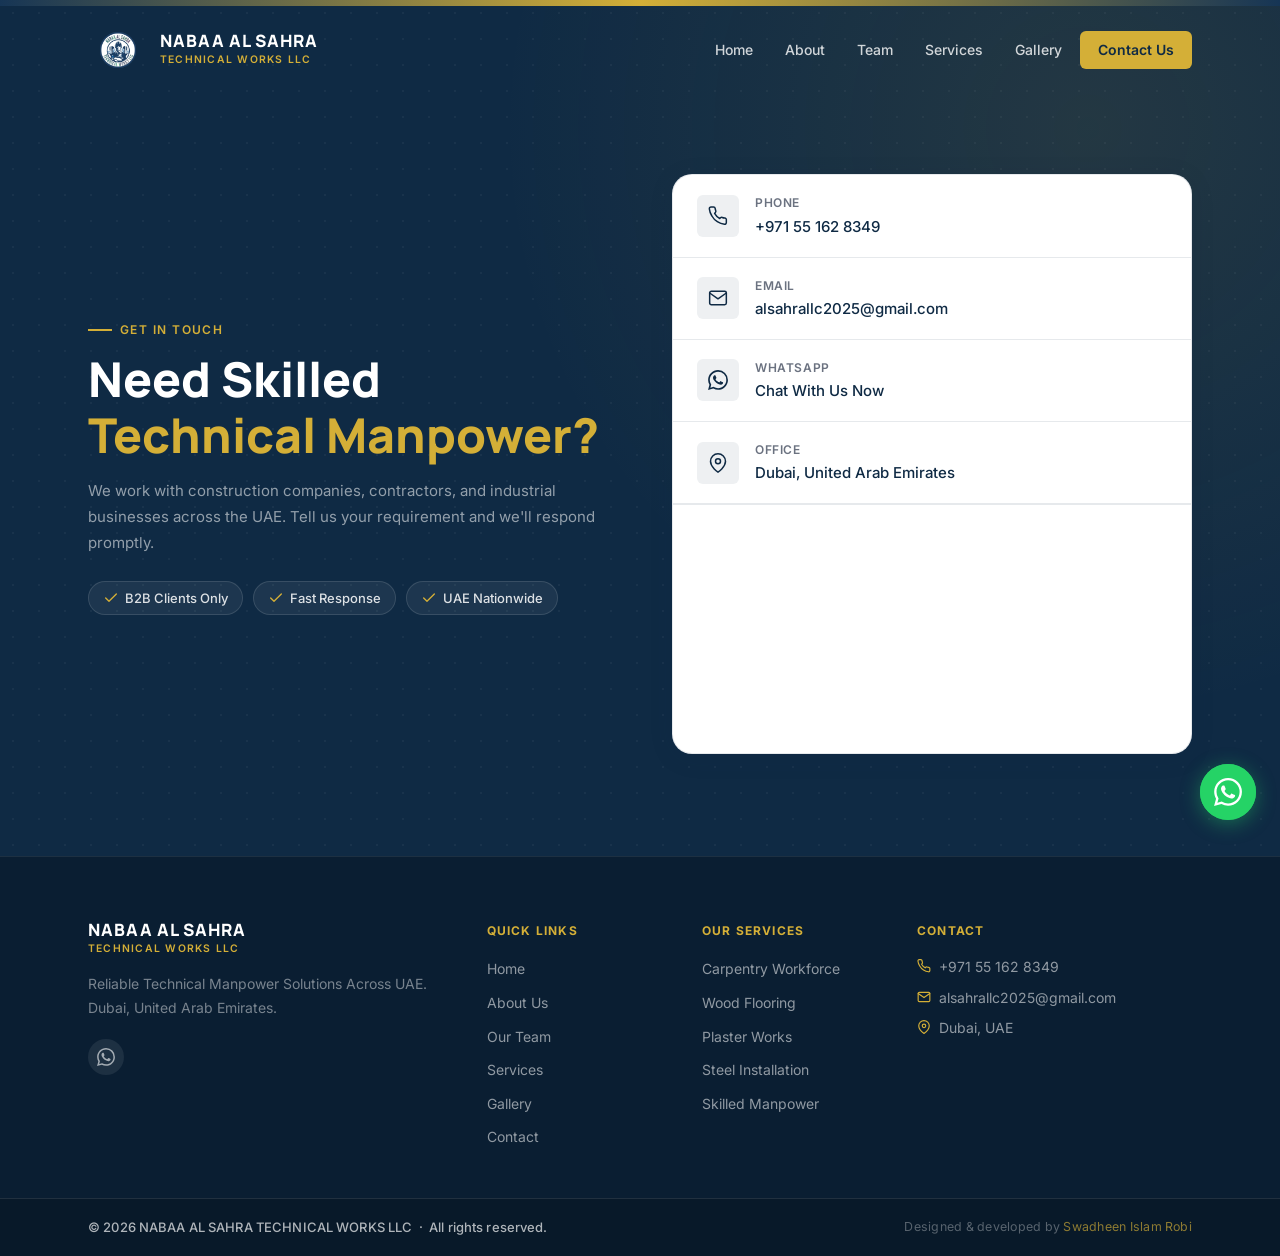
<file: contact.html>
<!DOCTYPE html>
<html lang="en">
<head>
  <meta charset="UTF-8" />
  <meta name="viewport" content="width=device-width, initial-scale=1.0" />
  <meta name="description" content="Contact NABAA AL SAHRA TECHNICAL WORKS LLC — Dubai, United Arab Emirates. Reach us by phone, WhatsApp, or email for technical manpower supply." />
  <meta name="keywords" content="contact NABAA AL SAHRA, manpower supplier Dubai contact, technical works UAE phone" />
  <meta name="robots" content="index, follow" />

  <!-- Open Graph -->
  <meta property="og:title" content="Contact Us | NABAA AL SAHRA TECHNICAL WORKS LLC" />
  <meta property="og:description" content="Reach us by phone, WhatsApp, or email for technical manpower supply across the UAE." />
  <meta property="og:type" content="website" />
  <meta property="og:image" content="assets/images/hero.jpg" />

  <title>Contact Us | NABAA AL SAHRA TECHNICAL WORKS LLC</title>

  <!-- Preconnect Google Fonts -->
  <link rel="preconnect" href="https://fonts.googleapis.com" />
  <link rel="preconnect" href="https://fonts.gstatic.com" crossorigin />
  <link href="https://fonts.googleapis.com/css2?family=Inter:wght@300;400;500;600;700;800&family=Manrope:wght@400;500;600;700;800&display=swap" rel="stylesheet" />

  <link rel="stylesheet" href="css/style.css?v=5" />

  <!-- Favicon placeholder -->
  <link rel="icon" type="image/png" href="assets/logo/favicon.png" />
</head>
<body>

  <!-- =============================
       NAVIGATION
  ============================== -->
  <header class="navbar" id="navbar">
    <div class="container navbar__inner">
      <a href="index.html#home" class="navbar__logo" aria-label="NABAA AL SAHRA home">
        <img src="assets/logo/logo.png" alt="NABAA AL SAHRA" class="logo-img"
             onerror="this.style.display='none';" />
        <div class="logo-text">
          <span class="logo-text__main">NABAA AL SAHRA</span>
          <span class="logo-text__sub">TECHNICAL WORKS LLC</span>
        </div>
      </a>

      <nav class="navbar__nav" id="navMenu" aria-label="Main navigation">
        <ul class="nav-list">
          <li><a href="index.html#home"    class="nav-link">Home</a></li>
          <li><a href="index.html#about"   class="nav-link">About</a></li>
          <li><a href="team.html"          class="nav-link">Team</a></li>
          <li><a href="services.html"      class="nav-link">Services</a></li>
          <li><a href="gallery.html"       class="nav-link">Gallery</a></li>
          <li><a href="contact.html"       class="nav-link nav-link--cta active">Contact Us</a></li>
        </ul>
      </nav>

      <button class="navbar__hamburger" id="hamburger" aria-label="Toggle menu" aria-expanded="false">
        <span></span>
        <span></span>
        <span></span>
      </button>
    </div>
  </header>

  <main>

    <!-- =============================
         CONTACT SECTION
    ============================== -->
    <section class="contact section section--dark page-top-pad" id="contact">
      <div class="container contact__inner">

        <div class="contact__cta-col reveal">
          <div class="section-label">Get In Touch</div>
          <h1 class="contact__headline">
            Need Skilled<br />
            <span class="text-gold">Technical Manpower?</span>
          </h1>
          <p class="contact__sub">
            We work with construction companies, contractors, and industrial businesses across the UAE. Tell us your requirement and we'll respond promptly.
          </p>
          <div class="contact__badges">
            <div class="contact-badge">
              <svg width="16" height="16" viewBox="0 0 24 24" fill="none" stroke="currentColor" stroke-width="2" stroke-linecap="round" stroke-linejoin="round" aria-hidden="true"><polyline points="20 6 9 17 4 12"/></svg>
              B2B Clients Only
            </div>
            <div class="contact-badge">
              <svg width="16" height="16" viewBox="0 0 24 24" fill="none" stroke="currentColor" stroke-width="2" stroke-linecap="round" stroke-linejoin="round" aria-hidden="true"><polyline points="20 6 9 17 4 12"/></svg>
              Fast Response
            </div>
            <div class="contact-badge">
              <svg width="16" height="16" viewBox="0 0 24 24" fill="none" stroke="currentColor" stroke-width="2" stroke-linecap="round" stroke-linejoin="round" aria-hidden="true"><polyline points="20 6 9 17 4 12"/></svg>
              UAE Nationwide
            </div>
          </div>
        </div>

        <div class="contact__info-col reveal reveal--delay-2">
          <div class="contact-info-card">

            <a href="tel:+971551628349" class="contact-row" aria-label="Call us">
              <div class="contact-row__icon">
                <svg width="20" height="20" viewBox="0 0 24 24" fill="none" stroke="currentColor" stroke-width="1.8" stroke-linecap="round" stroke-linejoin="round" aria-hidden="true"><path d="M22 16.92v3a2 2 0 0 1-2.18 2 19.79 19.79 0 0 1-8.63-3.07A19.5 19.5 0 0 1 4.69 12 19.79 19.79 0 0 1 1.61 3.38 2 2 0 0 1 3.6 1.18h3a2 2 0 0 1 2 1.72 12.84 12.84 0 0 0 .7 2.81 2 2 0 0 1-.45 2.11L7.91 8.9a16 16 0 0 0 6.19 6.19l.91-.91a2 2 0 0 1 2.11-.45 12.84 12.84 0 0 0 2.81.7A2 2 0 0 1 22 16.92z"/></svg>
              </div>
              <div class="contact-row__content">
                <div class="contact-row__label">Phone</div>
                <div class="contact-row__value">+971 55 162 8349</div>
              </div>
              <div class="contact-row__arrow">
                <svg width="16" height="16" viewBox="0 0 24 24" fill="none" stroke="currentColor" stroke-width="2" stroke-linecap="round" stroke-linejoin="round" aria-hidden="true"><line x1="5" y1="12" x2="19" y2="12"/><polyline points="12 5 19 12 12 19"/></svg>
              </div>
            </a>

            <a href="mailto:alsahrallc2025@gmail.com" class="contact-row" aria-label="Email us">
              <div class="contact-row__icon">
                <svg width="20" height="20" viewBox="0 0 24 24" fill="none" stroke="currentColor" stroke-width="1.8" stroke-linecap="round" stroke-linejoin="round" aria-hidden="true"><path d="M4 4h16c1.1 0 2 .9 2 2v12c0 1.1-.9 2-2 2H4c-1.1 0-2-.9-2-2V6c0-1.1.9-2 2-2z"/><polyline points="22,6 12,13 2,6"/></svg>
              </div>
              <div class="contact-row__content">
                <div class="contact-row__label">Email</div>
                <div class="contact-row__value">alsahrallc2025@gmail.com</div>
              </div>
              <div class="contact-row__arrow">
                <svg width="16" height="16" viewBox="0 0 24 24" fill="none" stroke="currentColor" stroke-width="2" stroke-linecap="round" stroke-linejoin="round" aria-hidden="true"><line x1="5" y1="12" x2="19" y2="12"/><polyline points="12 5 19 12 12 19"/></svg>
              </div>
            </a>

            <a href="https://wa.me/971551628349" target="_blank" rel="noopener" class="contact-row contact-row--whatsapp" aria-label="WhatsApp us">
              <div class="contact-row__icon">
                <svg width="20" height="20" viewBox="0 0 24 24" fill="currentColor" aria-hidden="true"><path d="M17.472 14.382c-.297-.149-1.758-.867-2.03-.967-.273-.099-.471-.148-.67.15-.197.297-.767.966-.94 1.164-.173.199-.347.223-.644.075-.297-.15-1.255-.463-2.39-1.475-.883-.788-1.48-1.761-1.653-2.059-.173-.297-.018-.458.13-.606.134-.133.298-.347.446-.52.149-.174.198-.298.298-.497.099-.198.05-.371-.025-.52-.075-.149-.669-1.612-.916-2.207-.242-.579-.487-.5-.669-.51-.173-.008-.371-.01-.57-.01-.198 0-.52.074-.792.372-.272.297-1.04 1.016-1.04 2.479 0 1.462 1.065 2.875 1.213 3.074.149.198 2.096 3.2 5.077 4.487.709.306 1.262.489 1.694.625.712.227 1.36.195 1.871.118.571-.085 1.758-.719 2.006-1.413.248-.694.248-1.289.173-1.413-.074-.124-.272-.198-.57-.347m-5.421 7.403h-.004a9.87 9.87 0 0 1-5.031-1.378l-.361-.214-3.741.982.998-3.648-.235-.374a9.86 9.86 0 0 1-1.51-5.26c.001-5.45 4.436-9.884 9.888-9.884 2.64 0 5.122 1.03 6.988 2.898a9.825 9.825 0 0 1 2.893 6.994c-.003 5.45-4.437 9.884-9.885 9.884m8.413-18.297A11.815 11.815 0 0 0 12.05 0C5.495 0 .16 5.335.157 11.892c0 2.096.547 4.142 1.588 5.945L.057 24l6.305-1.654a11.882 11.882 0 0 0 5.683 1.448h.005c6.554 0 11.89-5.335 11.893-11.893a11.821 11.821 0 0 0-3.48-8.413Z"/></svg>
              </div>
              <div class="contact-row__content">
                <div class="contact-row__label">WhatsApp</div>
                <div class="contact-row__value">Chat With Us Now</div>
              </div>
              <div class="contact-row__arrow">
                <svg width="16" height="16" viewBox="0 0 24 24" fill="none" stroke="currentColor" stroke-width="2" stroke-linecap="round" stroke-linejoin="round" aria-hidden="true"><line x1="5" y1="12" x2="19" y2="12"/><polyline points="12 5 19 12 12 19"/></svg>
              </div>
            </a>

            <div class="contact-row contact-row--nolink">
              <div class="contact-row__icon">
                <svg width="20" height="20" viewBox="0 0 24 24" fill="none" stroke="currentColor" stroke-width="1.8" stroke-linecap="round" stroke-linejoin="round" aria-hidden="true"><path d="M21 10c0 7-9 13-9 13s-9-6-9-13a9 9 0 0 1 18 0z"/><circle cx="12" cy="10" r="3"/></svg>
              </div>
              <div class="contact-row__content">
                <div class="contact-row__label">Office</div>
                <div class="contact-row__value">Dubai, United Arab Emirates</div>
              </div>
            </div>

            <div class="contact__map">
              <!-- Replace this with your actual Google Maps embed -->
              <iframe
                src="https://www.google.com/maps/embed?pb=!1m18!1m12!1m3!1d462562.6509334908!2d54.94754655!3d25.07575285!2m3!1f0!2f0!3f0!3m2!1i1024!2i768!4f13.1!3m3!1m2!1s0x3e5f43496ad9c645%3A0xbde66e5084295162!2sDubai%20-%20United%20Arab%20Emirates!5e0!3m2!1sen!2s!4v1699000000000!5m2!1sen!2s"
                width="100%"
                height="200"
                style="border:0;border-radius:8px;"
                allowfullscreen=""
                loading="lazy"
                referrerpolicy="no-referrer-when-downgrade"
                title="NABAA AL SAHRA Office Location — Dubai, UAE"
              ></iframe>
            </div>

          </div>
        </div>

      </div>
    </section>

  </main>

  <!-- =============================
       FOOTER
  ============================== -->
  <footer class="footer">
    <div class="container footer__inner">

      <div class="footer__brand">
        <div class="logo-text logo-text--light">
          <span class="logo-text__main">NABAA AL SAHRA</span>
          <span class="logo-text__sub">TECHNICAL WORKS LLC</span>
        </div>
        <p class="footer__tagline">
          Reliable Technical Manpower Solutions Across UAE.<br />
          Dubai, United Arab Emirates.
        </p>
        <div class="footer__social">
          <a href="https://wa.me/971551628349" target="_blank" rel="noopener" aria-label="WhatsApp" class="footer__social-link">
            <svg width="18" height="18" viewBox="0 0 24 24" fill="currentColor" aria-hidden="true"><path d="M17.472 14.382c-.297-.149-1.758-.867-2.03-.967-.273-.099-.471-.148-.67.15-.197.297-.767.966-.94 1.164-.173.199-.347.223-.644.075-.297-.15-1.255-.463-2.39-1.475-.883-.788-1.48-1.761-1.653-2.059-.173-.297-.018-.458.13-.606.134-.133.298-.347.446-.52.149-.174.198-.298.298-.497.099-.198.05-.371-.025-.52-.075-.149-.669-1.612-.916-2.207-.242-.579-.487-.5-.669-.51-.173-.008-.371-.01-.57-.01-.198 0-.52.074-.792.372-.272.297-1.04 1.016-1.04 2.479 0 1.462 1.065 2.875 1.213 3.074.149.198 2.096 3.2 5.077 4.487.709.306 1.262.489 1.694.625.712.227 1.36.195 1.871.118.571-.085 1.758-.719 2.006-1.413.248-.694.248-1.289.173-1.413-.074-.124-.272-.198-.57-.347m-5.421 7.403h-.004a9.87 9.87 0 0 1-5.031-1.378l-.361-.214-3.741.982.998-3.648-.235-.374a9.86 9.86 0 0 1-1.51-5.26c.001-5.45 4.436-9.884 9.888-9.884 2.64 0 5.122 1.03 6.988 2.898a9.825 9.825 0 0 1 2.893 6.994c-.003 5.45-4.437 9.884-9.885 9.884m8.413-18.297A11.815 11.815 0 0 0 12.05 0C5.495 0 .16 5.335.157 11.892c0 2.096.547 4.142 1.588 5.945L.057 24l6.305-1.654a11.882 11.882 0 0 0 5.683 1.448h.005c6.554 0 11.89-5.335 11.893-11.893a11.821 11.821 0 0 0-3.48-8.413Z"/></svg>
          </a>
        </div>
      </div>

      <div class="footer__links-col">
        <h4 class="footer__col-title">Quick Links</h4>
        <ul class="footer__links">
          <li><a href="index.html#home">Home</a></li>
          <li><a href="index.html#about">About Us</a></li>
          <li><a href="team.html">Our Team</a></li>
          <li><a href="services.html">Services</a></li>
          <li><a href="gallery.html">Gallery</a></li>
          <li><a href="contact.html">Contact</a></li>
        </ul>
      </div>

      <div class="footer__links-col">
        <h4 class="footer__col-title">Our Services</h4>
        <ul class="footer__links">
          <li><a href="services.html">Carpentry Workforce</a></li>
          <li><a href="services.html">Wood Flooring</a></li>
          <li><a href="services.html">Plaster Works</a></li>
          <li><a href="services.html">Steel Installation</a></li>
          <li><a href="services.html">Skilled Manpower</a></li>
        </ul>
      </div>

      <div class="footer__links-col">
        <h4 class="footer__col-title">Contact</h4>
        <ul class="footer__links footer__links--contact">
          <li>
            <svg width="14" height="14" viewBox="0 0 24 24" fill="none" stroke="currentColor" stroke-width="2" stroke-linecap="round" stroke-linejoin="round" aria-hidden="true"><path d="M22 16.92v3a2 2 0 0 1-2.18 2 19.79 19.79 0 0 1-8.63-3.07A19.5 19.5 0 0 1 4.69 12 19.79 19.79 0 0 1 1.61 3.38 2 2 0 0 1 3.6 1.18h3a2 2 0 0 1 2 1.72 12.84 12.84 0 0 0 .7 2.81 2 2 0 0 1-.45 2.11L7.91 8.9a16 16 0 0 0 6.19 6.19l.91-.91a2 2 0 0 1 2.11-.45 12.84 12.84 0 0 0 2.81.7A2 2 0 0 1 22 16.92z"/></svg>
            <a href="tel:+971551628349">+971 55 162 8349</a>
          </li>
          <li>
            <svg width="14" height="14" viewBox="0 0 24 24" fill="none" stroke="currentColor" stroke-width="2" stroke-linecap="round" stroke-linejoin="round" aria-hidden="true"><path d="M4 4h16c1.1 0 2 .9 2 2v12c0 1.1-.9 2-2 2H4c-1.1 0-2-.9-2-2V6c0-1.1.9-2 2-2z"/><polyline points="22,6 12,13 2,6"/></svg>
            <a href="mailto:alsahrallc2025@gmail.com">alsahrallc2025@gmail.com</a>
          </li>
          <li>
            <svg width="14" height="14" viewBox="0 0 24 24" fill="none" stroke="currentColor" stroke-width="2" stroke-linecap="round" stroke-linejoin="round" aria-hidden="true"><path d="M21 10c0 7-9 13-9 13s-9-6-9-13a9 9 0 0 1 18 0z"/><circle cx="12" cy="10" r="3"/></svg>
            Dubai, UAE
          </li>
        </ul>
      </div>

    </div>

    <div class="footer__bottom">
      <div class="container footer__bottom-bar">
        <p class="footer__copyright">
          &copy; <span id="year"></span> NABAA AL SAHRA TECHNICAL WORKS LLC &nbsp;&middot;&nbsp; All rights reserved.
        </p>
        <p class="footer__credit">
          Designed &amp; developed by
          <a href="https://github.com/swadheen01" target="_blank" rel="noopener">Swadheen Islam Robi</a>
        </p>
      </div>
    </div>
  </footer>

  <!-- Floating WhatsApp Button -->
  <a href="https://wa.me/971551628349" target="_blank" rel="noopener" class="whatsapp-float" aria-label="Chat on WhatsApp">
    <svg width="28" height="28" viewBox="0 0 24 24" fill="currentColor" aria-hidden="true"><path d="M17.472 14.382c-.297-.149-1.758-.867-2.03-.967-.273-.099-.471-.148-.67.15-.197.297-.767.966-.94 1.164-.173.199-.347.223-.644.075-.297-.15-1.255-.463-2.39-1.475-.883-.788-1.48-1.761-1.653-2.059-.173-.297-.018-.458.13-.606.134-.133.298-.347.446-.52.149-.174.198-.298.298-.497.099-.198.05-.371-.025-.52-.075-.149-.669-1.612-.916-2.207-.242-.579-.487-.5-.669-.51-.173-.008-.371-.01-.57-.01-.198 0-.52.074-.792.372-.272.297-1.04 1.016-1.04 2.479 0 1.462 1.065 2.875 1.213 3.074.149.198 2.096 3.2 5.077 4.487.709.306 1.262.489 1.694.625.712.227 1.36.195 1.871.118.571-.085 1.758-.719 2.006-1.413.248-.694.248-1.289.173-1.413-.074-.124-.272-.198-.57-.347m-5.421 7.403h-.004a9.87 9.87 0 0 1-5.031-1.378l-.361-.214-3.741.982.998-3.648-.235-.374a9.86 9.86 0 0 1-1.51-5.26c.001-5.45 4.436-9.884 9.888-9.884 2.64 0 5.122 1.03 6.988 2.898a9.825 9.825 0 0 1 2.893 6.994c-.003 5.45-4.437 9.884-9.885 9.884m8.413-18.297A11.815 11.815 0 0 0 12.05 0C5.495 0 .16 5.335.157 11.892c0 2.096.547 4.142 1.588 5.945L.057 24l6.305-1.654a11.882 11.882 0 0 0 5.683 1.448h.005c6.554 0 11.89-5.335 11.893-11.893a11.821 11.821 0 0 0-3.48-8.413Z"/></svg>
    <span class="whatsapp-float__pulse"></span>
  </a>

  <!-- Back to Top -->
  <button class="back-to-top" id="backToTop" aria-label="Back to top">
    <svg width="20" height="20" viewBox="0 0 24 24" fill="none" stroke="currentColor" stroke-width="2.5" stroke-linecap="round" stroke-linejoin="round" aria-hidden="true"><polyline points="18 15 12 9 6 15"/></svg>
  </button>

  <script src="js/script.js?v=5" defer></script>
</body>
</html>
</file>
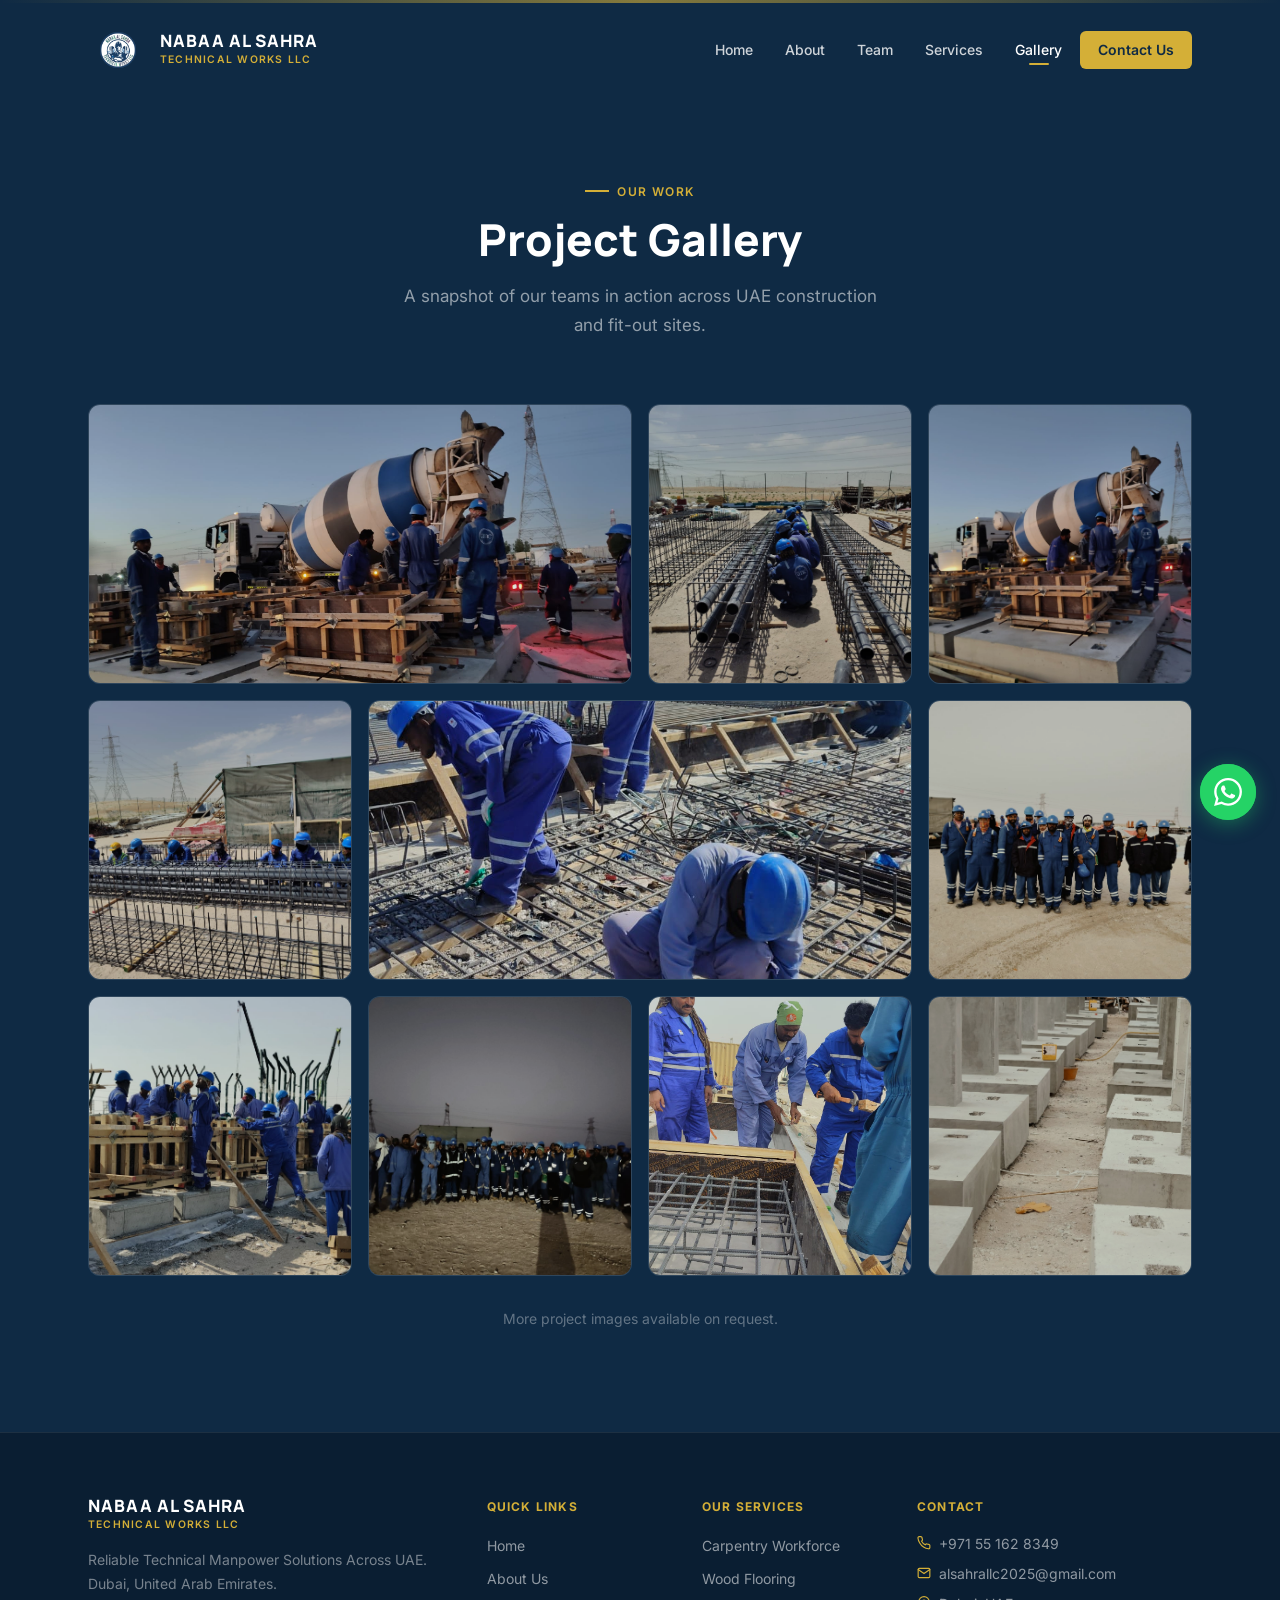
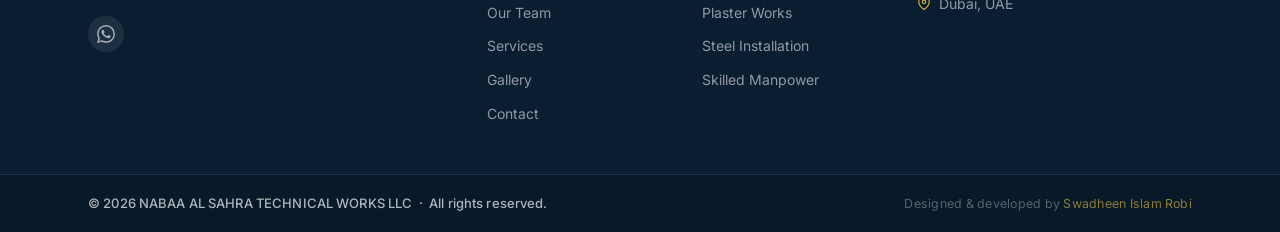
<file: gallery.html>
<!DOCTYPE html>
<html lang="en">
<head>
  <meta charset="UTF-8" />
  <meta name="viewport" content="width=device-width, initial-scale=1.0" />
  <meta name="description" content="NABAA AL SAHRA TECHNICAL WORKS LLC — Project Gallery. A look at our manpower teams in action across UAE construction sites." />
  <meta name="keywords" content="project gallery, construction manpower UAE, technical works projects Dubai" />
  <meta name="robots" content="index, follow" />

  <!-- Open Graph -->
  <meta property="og:title" content="Project Gallery | NABAA AL SAHRA TECHNICAL WORKS LLC" />
  <meta property="og:description" content="A look at our manpower teams in action across UAE construction sites." />
  <meta property="og:type" content="website" />
  <meta property="og:image" content="assets/images/hero.jpg" />

  <title>Project Gallery | NABAA AL SAHRA TECHNICAL WORKS LLC</title>

  <!-- Preconnect Google Fonts -->
  <link rel="preconnect" href="https://fonts.googleapis.com" />
  <link rel="preconnect" href="https://fonts.gstatic.com" crossorigin />
  <link href="https://fonts.googleapis.com/css2?family=Inter:wght@300;400;500;600;700;800&family=Manrope:wght@400;500;600;700;800&display=swap" rel="stylesheet" />

  <link rel="stylesheet" href="css/style.css?v=5" />

  <!-- Favicon placeholder -->
  <link rel="icon" type="image/png" href="assets/logo/favicon.png" />
</head>
<body>

  <!-- =============================
       NAVIGATION
  ============================== -->
  <header class="navbar" id="navbar">
    <div class="container navbar__inner">
      <a href="index.html#home" class="navbar__logo" aria-label="NABAA AL SAHRA home">
        <img src="assets/logo/logo.png" alt="NABAA AL SAHRA" class="logo-img"
             onerror="this.style.display='none';" />
        <div class="logo-text">
          <span class="logo-text__main">NABAA AL SAHRA</span>
          <span class="logo-text__sub">TECHNICAL WORKS LLC</span>
        </div>
      </a>

      <nav class="navbar__nav" id="navMenu" aria-label="Main navigation">
        <ul class="nav-list">
          <li><a href="index.html#home"    class="nav-link">Home</a></li>
          <li><a href="index.html#about"   class="nav-link">About</a></li>
          <li><a href="team.html"          class="nav-link">Team</a></li>
          <li><a href="services.html"      class="nav-link">Services</a></li>
          <li><a href="gallery.html"       class="nav-link active">Gallery</a></li>
          <li><a href="contact.html"       class="nav-link nav-link--cta">Contact Us</a></li>
        </ul>
      </nav>

      <button class="navbar__hamburger" id="hamburger" aria-label="Toggle menu" aria-expanded="false">
        <span></span>
        <span></span>
        <span></span>
      </button>
    </div>
  </header>

  <main>

    <!-- =============================
         GALLERY SECTION
    ============================== -->
    <section class="gallery section section--dark page-top-pad" id="gallery">
      <div class="container">
        <div class="section-header">
          <div class="section-label section-label--light reveal">Our Work</div>
          <h1 class="section-title section-title--light reveal reveal--delay-1">Project Gallery</h1>
          <p class="section-desc section-desc--light reveal reveal--delay-2">
            A snapshot of our teams in action across UAE construction<br class="desktop-only" />
            and fit-out sites.
          </p>
        </div>

        <div class="gallery__grid">

          <div class="gallery-item gallery-item--large reveal">
            <img src="assets/images/gallery/project_work_1.jpeg" alt="Project work" loading="lazy" />
            <div class="gallery-item__overlay">
              <span class="gallery-item__label">Project Work</span>
            </div>
          </div>

          <div class="gallery-item reveal reveal--delay-1">
            <img src="assets/images/gallery/project_work_2.jpeg" alt="Project work" loading="lazy" />
            <div class="gallery-item__overlay">
              <span class="gallery-item__label">Project Work</span>
            </div>
          </div>

          <div class="gallery-item reveal reveal--delay-2">
            <img src="assets/images/gallery/project_work_3.jpeg" alt="Project work" loading="lazy" />
            <div class="gallery-item__overlay">
              <span class="gallery-item__label">Project Work</span>
            </div>
          </div>

          <div class="gallery-item reveal reveal--delay-3">
            <img src="assets/images/gallery/project_work_4.jpeg" alt="Project work" loading="lazy" />
            <div class="gallery-item__overlay">
              <span class="gallery-item__label">Project Work</span>
            </div>
          </div>

          <div class="gallery-item gallery-item--large reveal reveal--delay-2">
            <img src="assets/images/gallery/project_work_5.jpeg" alt="Project work" loading="lazy" />
            <div class="gallery-item__overlay">
              <span class="gallery-item__label">Project Work</span>
            </div>
          </div>

          <div class="gallery-item reveal reveal--delay-3">
            <img src="assets/images/gallery/project_work_6.jpeg" alt="Project work" loading="lazy" />
            <div class="gallery-item__overlay">
              <span class="gallery-item__label">Project Work</span>
            </div>
          </div>

          <div class="gallery-item reveal">
            <img src="assets/images/gallery/project_work_7.jpeg" alt="Project work" loading="lazy" />
            <div class="gallery-item__overlay">
              <span class="gallery-item__label">Project Work</span>
            </div>
          </div>

          <div class="gallery-item reveal reveal--delay-1">
            <img src="assets/images/gallery/project_work_8.jpeg" alt="Project work" loading="lazy" />
            <div class="gallery-item__overlay">
              <span class="gallery-item__label">Project Work</span>
            </div>
          </div>

          <div class="gallery-item reveal reveal--delay-2">
            <img src="assets/images/gallery/project_work_9.jpeg" alt="Project work" loading="lazy" />
            <div class="gallery-item__overlay">
              <span class="gallery-item__label">Project Work</span>
            </div>
          </div>

          <div class="gallery-item reveal reveal--delay-3">
            <img src="assets/images/gallery/project_work_10.jpeg" alt="Project work" loading="lazy" />
            <div class="gallery-item__overlay">
              <span class="gallery-item__label">Project Work</span>
            </div>
          </div>

        </div>

        <p class="gallery__note reveal">
          More project images available on request.
        </p>
      </div>
    </section>

  </main>

  <!-- =============================
       FOOTER
  ============================== -->
  <footer class="footer">
    <div class="container footer__inner">

      <div class="footer__brand">
        <div class="logo-text logo-text--light">
          <span class="logo-text__main">NABAA AL SAHRA</span>
          <span class="logo-text__sub">TECHNICAL WORKS LLC</span>
        </div>
        <p class="footer__tagline">
          Reliable Technical Manpower Solutions Across UAE.<br />
          Dubai, United Arab Emirates.
        </p>
        <div class="footer__social">
          <a href="https://wa.me/971551628349" target="_blank" rel="noopener" aria-label="WhatsApp" class="footer__social-link">
            <svg width="18" height="18" viewBox="0 0 24 24" fill="currentColor" aria-hidden="true"><path d="M17.472 14.382c-.297-.149-1.758-.867-2.03-.967-.273-.099-.471-.148-.67.15-.197.297-.767.966-.94 1.164-.173.199-.347.223-.644.075-.297-.15-1.255-.463-2.39-1.475-.883-.788-1.48-1.761-1.653-2.059-.173-.297-.018-.458.13-.606.134-.133.298-.347.446-.52.149-.174.198-.298.298-.497.099-.198.05-.371-.025-.52-.075-.149-.669-1.612-.916-2.207-.242-.579-.487-.5-.669-.51-.173-.008-.371-.01-.57-.01-.198 0-.52.074-.792.372-.272.297-1.04 1.016-1.04 2.479 0 1.462 1.065 2.875 1.213 3.074.149.198 2.096 3.2 5.077 4.487.709.306 1.262.489 1.694.625.712.227 1.36.195 1.871.118.571-.085 1.758-.719 2.006-1.413.248-.694.248-1.289.173-1.413-.074-.124-.272-.198-.57-.347m-5.421 7.403h-.004a9.87 9.87 0 0 1-5.031-1.378l-.361-.214-3.741.982.998-3.648-.235-.374a9.86 9.86 0 0 1-1.51-5.26c.001-5.45 4.436-9.884 9.888-9.884 2.64 0 5.122 1.03 6.988 2.898a9.825 9.825 0 0 1 2.893 6.994c-.003 5.45-4.437 9.884-9.885 9.884m8.413-18.297A11.815 11.815 0 0 0 12.05 0C5.495 0 .16 5.335.157 11.892c0 2.096.547 4.142 1.588 5.945L.057 24l6.305-1.654a11.882 11.882 0 0 0 5.683 1.448h.005c6.554 0 11.89-5.335 11.893-11.893a11.821 11.821 0 0 0-3.48-8.413Z"/></svg>
          </a>
        </div>
      </div>

      <div class="footer__links-col">
        <h4 class="footer__col-title">Quick Links</h4>
        <ul class="footer__links">
          <li><a href="index.html#home">Home</a></li>
          <li><a href="index.html#about">About Us</a></li>
          <li><a href="team.html">Our Team</a></li>
          <li><a href="services.html">Services</a></li>
          <li><a href="gallery.html">Gallery</a></li>
          <li><a href="contact.html">Contact</a></li>
        </ul>
      </div>

      <div class="footer__links-col">
        <h4 class="footer__col-title">Our Services</h4>
        <ul class="footer__links">
          <li><a href="services.html">Carpentry Workforce</a></li>
          <li><a href="services.html">Wood Flooring</a></li>
          <li><a href="services.html">Plaster Works</a></li>
          <li><a href="services.html">Steel Installation</a></li>
          <li><a href="services.html">Skilled Manpower</a></li>
        </ul>
      </div>

      <div class="footer__links-col">
        <h4 class="footer__col-title">Contact</h4>
        <ul class="footer__links footer__links--contact">
          <li>
            <svg width="14" height="14" viewBox="0 0 24 24" fill="none" stroke="currentColor" stroke-width="2" stroke-linecap="round" stroke-linejoin="round" aria-hidden="true"><path d="M22 16.92v3a2 2 0 0 1-2.18 2 19.79 19.79 0 0 1-8.63-3.07A19.5 19.5 0 0 1 4.69 12 19.79 19.79 0 0 1 1.61 3.38 2 2 0 0 1 3.6 1.18h3a2 2 0 0 1 2 1.72 12.84 12.84 0 0 0 .7 2.81 2 2 0 0 1-.45 2.11L7.91 8.9a16 16 0 0 0 6.19 6.19l.91-.91a2 2 0 0 1 2.11-.45 12.84 12.84 0 0 0 2.81.7A2 2 0 0 1 22 16.92z"/></svg>
            <a href="tel:+971551628349">+971 55 162 8349</a>
          </li>
          <li>
            <svg width="14" height="14" viewBox="0 0 24 24" fill="none" stroke="currentColor" stroke-width="2" stroke-linecap="round" stroke-linejoin="round" aria-hidden="true"><path d="M4 4h16c1.1 0 2 .9 2 2v12c0 1.1-.9 2-2 2H4c-1.1 0-2-.9-2-2V6c0-1.1.9-2 2-2z"/><polyline points="22,6 12,13 2,6"/></svg>
            <a href="mailto:alsahrallc2025@gmail.com">alsahrallc2025@gmail.com</a>
          </li>
          <li>
            <svg width="14" height="14" viewBox="0 0 24 24" fill="none" stroke="currentColor" stroke-width="2" stroke-linecap="round" stroke-linejoin="round" aria-hidden="true"><path d="M21 10c0 7-9 13-9 13s-9-6-9-13a9 9 0 0 1 18 0z"/><circle cx="12" cy="10" r="3"/></svg>
            Dubai, UAE
          </li>
        </ul>
      </div>

    </div>

    <div class="footer__bottom">
      <div class="container footer__bottom-bar">
        <p class="footer__copyright">
          &copy; <span id="year"></span> NABAA AL SAHRA TECHNICAL WORKS LLC &nbsp;&middot;&nbsp; All rights reserved.
        </p>
        <p class="footer__credit">
          Designed &amp; developed by
          <a href="https://github.com/swadheen01" target="_blank" rel="noopener">Swadheen Islam Robi</a>
        </p>
      </div>
    </div>
  </footer>

  <!-- Floating WhatsApp Button -->
  <a href="https://wa.me/971551628349" target="_blank" rel="noopener" class="whatsapp-float" aria-label="Chat on WhatsApp">
    <svg width="28" height="28" viewBox="0 0 24 24" fill="currentColor" aria-hidden="true"><path d="M17.472 14.382c-.297-.149-1.758-.867-2.03-.967-.273-.099-.471-.148-.67.15-.197.297-.767.966-.94 1.164-.173.199-.347.223-.644.075-.297-.15-1.255-.463-2.39-1.475-.883-.788-1.48-1.761-1.653-2.059-.173-.297-.018-.458.13-.606.134-.133.298-.347.446-.52.149-.174.198-.298.298-.497.099-.198.05-.371-.025-.52-.075-.149-.669-1.612-.916-2.207-.242-.579-.487-.5-.669-.51-.173-.008-.371-.01-.57-.01-.198 0-.52.074-.792.372-.272.297-1.04 1.016-1.04 2.479 0 1.462 1.065 2.875 1.213 3.074.149.198 2.096 3.2 5.077 4.487.709.306 1.262.489 1.694.625.712.227 1.36.195 1.871.118.571-.085 1.758-.719 2.006-1.413.248-.694.248-1.289.173-1.413-.074-.124-.272-.198-.57-.347m-5.421 7.403h-.004a9.87 9.87 0 0 1-5.031-1.378l-.361-.214-3.741.982.998-3.648-.235-.374a9.86 9.86 0 0 1-1.51-5.26c.001-5.45 4.436-9.884 9.888-9.884 2.64 0 5.122 1.03 6.988 2.898a9.825 9.825 0 0 1 2.893 6.994c-.003 5.45-4.437 9.884-9.885 9.884m8.413-18.297A11.815 11.815 0 0 0 12.05 0C5.495 0 .16 5.335.157 11.892c0 2.096.547 4.142 1.588 5.945L.057 24l6.305-1.654a11.882 11.882 0 0 0 5.683 1.448h.005c6.554 0 11.89-5.335 11.893-11.893a11.821 11.821 0 0 0-3.48-8.413Z"/></svg>
    <span class="whatsapp-float__pulse"></span>
  </a>

  <!-- Back to Top -->
  <button class="back-to-top" id="backToTop" aria-label="Back to top">
    <svg width="20" height="20" viewBox="0 0 24 24" fill="none" stroke="currentColor" stroke-width="2.5" stroke-linecap="round" stroke-linejoin="round" aria-hidden="true"><polyline points="18 15 12 9 6 15"/></svg>
  </button>

  <script src="js/script.js?v=5" defer></script>
</body>
</html>
</file>
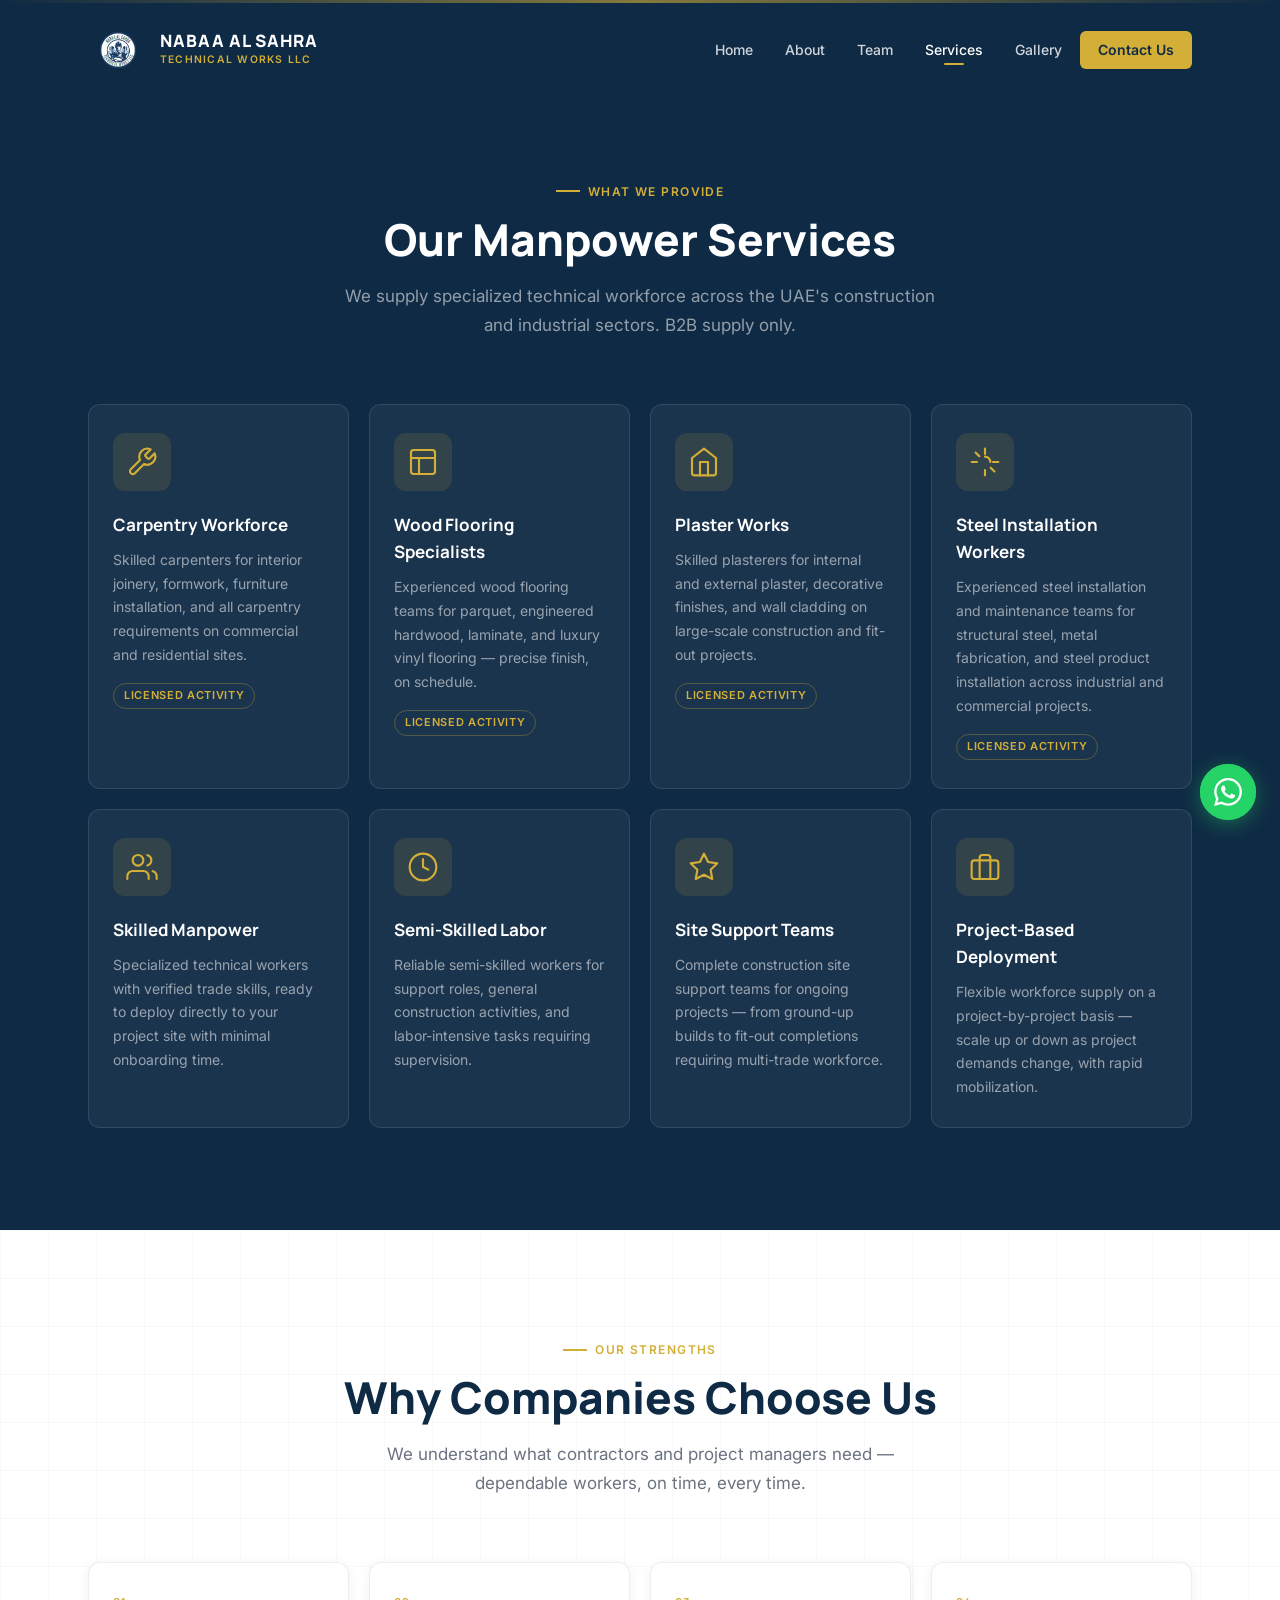
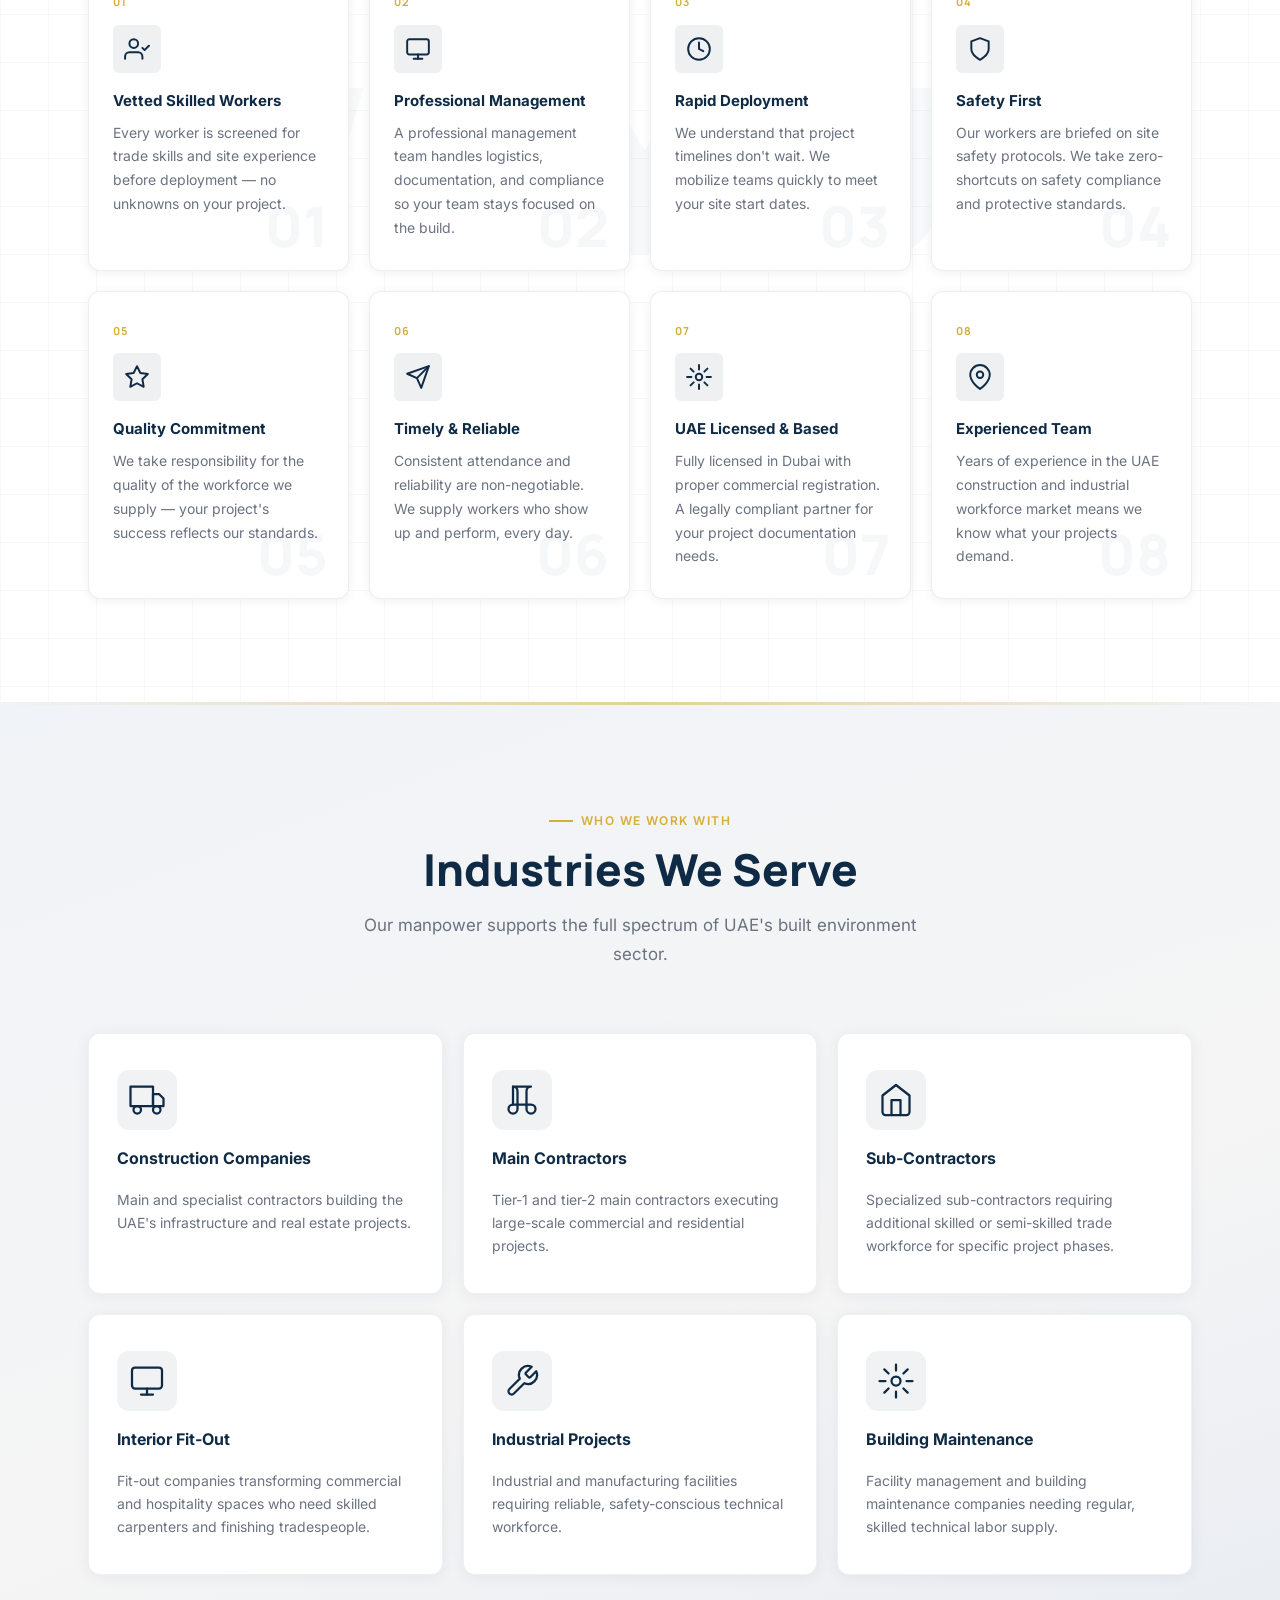
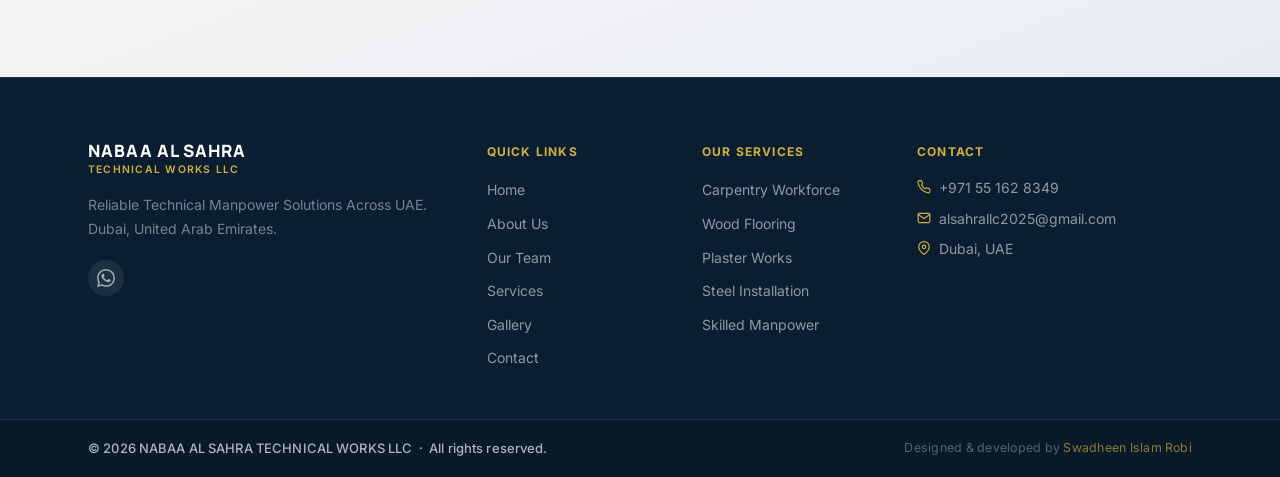
<file: services.html>
<!DOCTYPE html>
<html lang="en">
<head>
  <meta charset="UTF-8" />
  <meta name="viewport" content="width=device-width, initial-scale=1.0" />
  <meta name="description" content="NABAA AL SAHRA TECHNICAL WORKS LLC — Technical manpower services: carpentry, wood flooring, plaster works, steel installation, and more across the UAE." />
  <meta name="keywords" content="technical manpower UAE, carpentry workers Dubai, plaster workers UAE, construction manpower, steel installation workers, skilled labor Dubai" />
  <meta name="robots" content="index, follow" />

  <!-- Open Graph -->
  <meta property="og:title" content="Our Services | NABAA AL SAHRA TECHNICAL WORKS LLC" />
  <meta property="og:description" content="Specialized technical workforce across the UAE's construction and industrial sectors." />
  <meta property="og:type" content="website" />
  <meta property="og:image" content="assets/images/hero.jpg" />

  <title>Our Services | NABAA AL SAHRA TECHNICAL WORKS LLC</title>

  <!-- Preconnect Google Fonts -->
  <link rel="preconnect" href="https://fonts.googleapis.com" />
  <link rel="preconnect" href="https://fonts.gstatic.com" crossorigin />
  <link href="https://fonts.googleapis.com/css2?family=Inter:wght@300;400;500;600;700;800&family=Manrope:wght@400;500;600;700;800&display=swap" rel="stylesheet" />

  <link rel="stylesheet" href="css/style.css?v=5" />

  <!-- Favicon placeholder -->
  <link rel="icon" type="image/png" href="assets/logo/favicon.png" />
</head>
<body>

  <!-- =============================
       NAVIGATION
  ============================== -->
  <header class="navbar" id="navbar">
    <div class="container navbar__inner">
      <a href="index.html#home" class="navbar__logo" aria-label="NABAA AL SAHRA home">
        <img src="assets/logo/logo.png" alt="NABAA AL SAHRA" class="logo-img"
             onerror="this.style.display='none';" />
        <div class="logo-text">
          <span class="logo-text__main">NABAA AL SAHRA</span>
          <span class="logo-text__sub">TECHNICAL WORKS LLC</span>
        </div>
      </a>

      <nav class="navbar__nav" id="navMenu" aria-label="Main navigation">
        <ul class="nav-list">
          <li><a href="index.html#home"    class="nav-link">Home</a></li>
          <li><a href="index.html#about"   class="nav-link">About</a></li>
          <li><a href="team.html"          class="nav-link">Team</a></li>
          <li><a href="services.html"      class="nav-link active">Services</a></li>
          <li><a href="gallery.html"       class="nav-link">Gallery</a></li>
          <li><a href="contact.html"       class="nav-link nav-link--cta">Contact Us</a></li>
        </ul>
      </nav>

      <button class="navbar__hamburger" id="hamburger" aria-label="Toggle menu" aria-expanded="false">
        <span></span>
        <span></span>
        <span></span>
      </button>
    </div>
  </header>

  <main>

    <!-- =============================
         SERVICES SECTION
    ============================== -->
    <section class="services section section--dark page-top-pad" id="services">
      <div class="container">
        <div class="section-header">
          <div class="section-label section-label--light reveal">What We Provide</div>
          <h1 class="section-title section-title--light reveal reveal--delay-1">Our Manpower Services</h1>
          <p class="section-desc section-desc--light reveal reveal--delay-2">
            We supply specialized technical workforce across the UAE's construction<br class="desktop-only" />
            and industrial sectors. B2B supply only.
          </p>
        </div>

        <div class="services__grid">

          <div class="service-card reveal">
            <div class="service-card__icon">
              <svg width="32" height="32" viewBox="0 0 24 24" fill="none" stroke="currentColor" stroke-width="1.6" stroke-linecap="round" stroke-linejoin="round" aria-hidden="true"><path d="M14.7 6.3a1 1 0 0 0 0 1.4l1.6 1.6a1 1 0 0 0 1.4 0l3.77-3.77a6 6 0 0 1-7.94 7.94l-6.91 6.91a2.12 2.12 0 0 1-3-3l6.91-6.91a6 6 0 0 1 7.94-7.94l-3.76 3.76z"/></svg>
            </div>
            <h3 class="service-card__title">Carpentry Workforce</h3>
            <p class="service-card__desc">Skilled carpenters for interior joinery, formwork, furniture installation, and all carpentry requirements on commercial and residential sites.</p>
            <div class="service-card__tag">Licensed Activity</div>
          </div>

          <div class="service-card reveal reveal--delay-1">
            <div class="service-card__icon">
              <svg width="32" height="32" viewBox="0 0 24 24" fill="none" stroke="currentColor" stroke-width="1.6" stroke-linecap="round" stroke-linejoin="round" aria-hidden="true"><rect x="3" y="3" width="18" height="18" rx="2"/><path d="M3 9h18M9 21V9"/></svg>
            </div>
            <h3 class="service-card__title">Wood Flooring Specialists</h3>
            <p class="service-card__desc">Experienced wood flooring teams for parquet, engineered hardwood, laminate, and luxury vinyl flooring — precise finish, on schedule.</p>
            <div class="service-card__tag">Licensed Activity</div>
          </div>

          <div class="service-card reveal reveal--delay-2">
            <div class="service-card__icon">
              <svg width="32" height="32" viewBox="0 0 24 24" fill="none" stroke="currentColor" stroke-width="1.6" stroke-linecap="round" stroke-linejoin="round" aria-hidden="true"><path d="M3 9l9-7 9 7v11a2 2 0 0 1-2 2H5a2 2 0 0 1-2-2z"/><polyline points="9 22 9 12 15 12 15 22"/></svg>
            </div>
            <h3 class="service-card__title">Plaster Works</h3>
            <p class="service-card__desc">Skilled plasterers for internal and external plaster, decorative finishes, and wall cladding on large-scale construction and fit-out projects.</p>
            <div class="service-card__tag">Licensed Activity</div>
          </div>

          <div class="service-card reveal reveal--delay-3">
            <div class="service-card__icon">
              <svg width="32" height="32" viewBox="0 0 24 24" fill="none" stroke="currentColor" stroke-width="1.6" stroke-linecap="round" stroke-linejoin="round" aria-hidden="true"><line x1="12" y1="2" x2="12" y2="6"/><line x1="12" y1="18" x2="12" y2="22"/><line x1="4.93" y1="4.93" x2="7.76" y2="7.76"/><line x1="16.24" y1="16.24" x2="19.07" y2="19.07"/><line x1="2" y1="12" x2="6" y2="12"/><line x1="18" y1="12" x2="22" y2="12"/><path d="M12 8a4 4 0 0 1 4 4"/></svg>
            </div>
            <h3 class="service-card__title">Steel Installation Workers</h3>
            <p class="service-card__desc">Experienced steel installation and maintenance teams for structural steel, metal fabrication, and steel product installation across industrial and commercial projects.</p>
            <div class="service-card__tag">Licensed Activity</div>
          </div>

          <div class="service-card reveal">
            <div class="service-card__icon">
              <svg width="32" height="32" viewBox="0 0 24 24" fill="none" stroke="currentColor" stroke-width="1.6" stroke-linecap="round" stroke-linejoin="round" aria-hidden="true"><path d="M17 21v-2a4 4 0 0 0-4-4H5a4 4 0 0 0-4 4v2"/><circle cx="9" cy="7" r="4"/><path d="M23 21v-2a4 4 0 0 0-3-3.87"/><path d="M16 3.13a4 4 0 0 1 0 7.75"/></svg>
            </div>
            <h3 class="service-card__title">Skilled Manpower</h3>
            <p class="service-card__desc">Specialized technical workers with verified trade skills, ready to deploy directly to your project site with minimal onboarding time.</p>
          </div>

          <div class="service-card reveal reveal--delay-1">
            <div class="service-card__icon">
              <svg width="32" height="32" viewBox="0 0 24 24" fill="none" stroke="currentColor" stroke-width="1.6" stroke-linecap="round" stroke-linejoin="round" aria-hidden="true"><circle cx="12" cy="12" r="10"/><polyline points="12 6 12 12 16 14"/></svg>
            </div>
            <h3 class="service-card__title">Semi-Skilled Labor</h3>
            <p class="service-card__desc">Reliable semi-skilled workers for support roles, general construction activities, and labor-intensive tasks requiring supervision.</p>
          </div>

          <div class="service-card reveal reveal--delay-2">
            <div class="service-card__icon">
              <svg width="32" height="32" viewBox="0 0 24 24" fill="none" stroke="currentColor" stroke-width="1.6" stroke-linecap="round" stroke-linejoin="round" aria-hidden="true"><polygon points="12 2 15.09 8.26 22 9.27 17 14.14 18.18 21.02 12 17.77 5.82 21.02 7 14.14 2 9.27 8.91 8.26 12 2"/></svg>
            </div>
            <h3 class="service-card__title">Site Support Teams</h3>
            <p class="service-card__desc">Complete construction site support teams for ongoing projects — from ground-up builds to fit-out completions requiring multi-trade workforce.</p>
          </div>

          <div class="service-card reveal reveal--delay-3">
            <div class="service-card__icon">
              <svg width="32" height="32" viewBox="0 0 24 24" fill="none" stroke="currentColor" stroke-width="1.6" stroke-linecap="round" stroke-linejoin="round" aria-hidden="true"><rect x="2" y="7" width="20" height="14" rx="2"/><path d="M16 21V5a2 2 0 0 0-2-2h-4a2 2 0 0 0-2 2v16"/></svg>
            </div>
            <h3 class="service-card__title">Project-Based Deployment</h3>
            <p class="service-card__desc">Flexible workforce supply on a project-by-project basis — scale up or down as project demands change, with rapid mobilization.</p>
          </div>

        </div>
      </div>
    </section>

    <!-- =============================
         WHY CHOOSE US
    ============================== -->
    <section class="why section" id="why">
      <div class="container">
        <div class="section-header">
          <div class="section-label reveal">Our Strengths</div>
          <h2 class="section-title reveal reveal--delay-1">Why Companies Choose Us</h2>
          <p class="section-desc reveal reveal--delay-2">
            We understand what contractors and project managers need —<br class="desktop-only" />
            dependable workers, on time, every time.
          </p>
        </div>

        <div class="why__grid">

          <div class="why-card reveal" data-num="01">
            <div class="why-card__number">01</div>
            <div class="why-card__icon">
              <svg width="26" height="26" viewBox="0 0 24 24" fill="none" stroke="currentColor" stroke-width="1.8" stroke-linecap="round" stroke-linejoin="round" aria-hidden="true"><path d="M17 21v-2a4 4 0 0 0-4-4H5a4 4 0 0 0-4 4v2"/><circle cx="9" cy="7" r="4"/><polyline points="17 11 19 13 23 9"/></svg>
            </div>
            <h3 class="why-card__title">Vetted Skilled Workers</h3>
            <p class="why-card__desc">Every worker is screened for trade skills and site experience before deployment — no unknowns on your project.</p>
          </div>

          <div class="why-card reveal reveal--delay-1" data-num="02">
            <div class="why-card__number">02</div>
            <div class="why-card__icon">
              <svg width="26" height="26" viewBox="0 0 24 24" fill="none" stroke="currentColor" stroke-width="1.8" stroke-linecap="round" stroke-linejoin="round" aria-hidden="true"><rect x="2" y="3" width="20" height="14" rx="2"/><line x1="8" y1="21" x2="16" y2="21"/><line x1="12" y1="17" x2="12" y2="21"/></svg>
            </div>
            <h3 class="why-card__title">Professional Management</h3>
            <p class="why-card__desc">A professional management team handles logistics, documentation, and compliance so your team stays focused on the build.</p>
          </div>

          <div class="why-card reveal reveal--delay-2" data-num="03">
            <div class="why-card__number">03</div>
            <div class="why-card__icon">
              <svg width="26" height="26" viewBox="0 0 24 24" fill="none" stroke="currentColor" stroke-width="1.8" stroke-linecap="round" stroke-linejoin="round" aria-hidden="true"><circle cx="12" cy="12" r="10"/><polyline points="12 6 12 12 16 14"/></svg>
            </div>
            <h3 class="why-card__title">Rapid Deployment</h3>
            <p class="why-card__desc">We understand that project timelines don't wait. We mobilize teams quickly to meet your site start dates.</p>
          </div>

          <div class="why-card reveal reveal--delay-3" data-num="04">
            <div class="why-card__number">04</div>
            <div class="why-card__icon">
              <svg width="26" height="26" viewBox="0 0 24 24" fill="none" stroke="currentColor" stroke-width="1.8" stroke-linecap="round" stroke-linejoin="round" aria-hidden="true"><path d="M12 22s8-4 8-10V5l-8-3-8 3v7c0 6 8 10 8 10z"/></svg>
            </div>
            <h3 class="why-card__title">Safety First</h3>
            <p class="why-card__desc">Our workers are briefed on site safety protocols. We take zero-shortcuts on safety compliance and protective standards.</p>
          </div>

          <div class="why-card reveal" data-num="05">
            <div class="why-card__number">05</div>
            <div class="why-card__icon">
              <svg width="26" height="26" viewBox="0 0 24 24" fill="none" stroke="currentColor" stroke-width="1.8" stroke-linecap="round" stroke-linejoin="round" aria-hidden="true"><polygon points="12 2 15.09 8.26 22 9.27 17 14.14 18.18 21.02 12 17.77 5.82 21.02 7 14.14 2 9.27 8.91 8.26 12 2"/></svg>
            </div>
            <h3 class="why-card__title">Quality Commitment</h3>
            <p class="why-card__desc">We take responsibility for the quality of the workforce we supply — your project's success reflects our standards.</p>
          </div>

          <div class="why-card reveal reveal--delay-1" data-num="06">
            <div class="why-card__number">06</div>
            <div class="why-card__icon">
              <svg width="26" height="26" viewBox="0 0 24 24" fill="none" stroke="currentColor" stroke-width="1.8" stroke-linecap="round" stroke-linejoin="round" aria-hidden="true"><line x1="22" y1="2" x2="11" y2="13"/><polygon points="22 2 15 22 11 13 2 9 22 2"/></svg>
            </div>
            <h3 class="why-card__title">Timely &amp; Reliable</h3>
            <p class="why-card__desc">Consistent attendance and reliability are non-negotiable. We supply workers who show up and perform, every day.</p>
          </div>

          <div class="why-card reveal reveal--delay-2" data-num="07">
            <div class="why-card__number">07</div>
            <div class="why-card__icon">
              <svg width="26" height="26" viewBox="0 0 24 24" fill="none" stroke="currentColor" stroke-width="1.8" stroke-linecap="round" stroke-linejoin="round" aria-hidden="true"><circle cx="12" cy="12" r="3"/><path d="M12 1v4M12 19v4M4.22 4.22l2.83 2.83M16.95 16.95l2.83 2.83M1 12h4M19 12h4M4.22 19.78l2.83-2.83M16.95 7.05l2.83-2.83"/></svg>
            </div>
            <h3 class="why-card__title">UAE Licensed &amp; Based</h3>
            <p class="why-card__desc">Fully licensed in Dubai with proper commercial registration. A legally compliant partner for your project documentation needs.</p>
          </div>

          <div class="why-card reveal reveal--delay-3" data-num="08">
            <div class="why-card__number">08</div>
            <div class="why-card__icon">
              <svg width="26" height="26" viewBox="0 0 24 24" fill="none" stroke="currentColor" stroke-width="1.8" stroke-linecap="round" stroke-linejoin="round" aria-hidden="true"><path d="M21 10c0 7-9 13-9 13s-9-6-9-13a9 9 0 0 1 18 0z"/><circle cx="12" cy="10" r="3"/></svg>
            </div>
            <h3 class="why-card__title">Experienced Team</h3>
            <p class="why-card__desc">Years of experience in the UAE construction and industrial workforce market means we know what your projects demand.</p>
          </div>

        </div>
      </div>
    </section>

    <!-- =============================
         INDUSTRIES WE SERVE
    ============================== -->
    <section class="industries section section--subtle" id="industries">
      <div class="container">
        <div class="section-header">
          <div class="section-label reveal">Who We Work With</div>
          <h2 class="section-title reveal reveal--delay-1">Industries We Serve</h2>
          <p class="section-desc reveal reveal--delay-2">
            Our manpower supports the full spectrum of UAE's built environment sector.
          </p>
        </div>

        <div class="industries__grid">

          <div class="industry-card reveal">
            <div class="industry-card__icon">
              <svg width="36" height="36" viewBox="0 0 24 24" fill="none" stroke="currentColor" stroke-width="1.5" stroke-linecap="round" stroke-linejoin="round" aria-hidden="true"><rect x="1" y="3" width="15" height="13"/><polygon points="16 8 20 8 23 11 23 16 16 16 16 8"/><circle cx="5.5" cy="18.5" r="2.5"/><circle cx="18.5" cy="18.5" r="2.5"/></svg>
            </div>
            <h3 class="industry-card__title">Construction Companies</h3>
            <p class="industry-card__desc">Main and specialist contractors building the UAE's infrastructure and real estate projects.</p>
          </div>

          <div class="industry-card reveal reveal--delay-1">
            <div class="industry-card__icon">
              <svg width="36" height="36" viewBox="0 0 24 24" fill="none" stroke="currentColor" stroke-width="1.5" stroke-linecap="round" stroke-linejoin="round" aria-hidden="true"><line x1="6" y1="3" x2="6" y2="15"/><path d="M18 3a3 3 0 0 0-3 3v12a3 3 0 0 0 3 3 3 3 0 0 0 3-3 3 3 0 0 0-3-3H6a3 3 0 0 0-3 3 3 3 0 0 0 3 3 3 3 0 0 0 3-3V6a3 3 0 0 0-3-3z"/></svg>
            </div>
            <h3 class="industry-card__title">Main Contractors</h3>
            <p class="industry-card__desc">Tier-1 and tier-2 main contractors executing large-scale commercial and residential projects.</p>
          </div>

          <div class="industry-card reveal reveal--delay-2">
            <div class="industry-card__icon">
              <svg width="36" height="36" viewBox="0 0 24 24" fill="none" stroke="currentColor" stroke-width="1.5" stroke-linecap="round" stroke-linejoin="round" aria-hidden="true"><path d="M3 9l9-7 9 7v11a2 2 0 0 1-2 2H5a2 2 0 0 1-2-2z"/><polyline points="9 22 9 12 15 12 15 22"/></svg>
            </div>
            <h3 class="industry-card__title">Sub-Contractors</h3>
            <p class="industry-card__desc">Specialized sub-contractors requiring additional skilled or semi-skilled trade workforce for specific project phases.</p>
          </div>

          <div class="industry-card reveal reveal--delay-3">
            <div class="industry-card__icon">
              <svg width="36" height="36" viewBox="0 0 24 24" fill="none" stroke="currentColor" stroke-width="1.5" stroke-linecap="round" stroke-linejoin="round" aria-hidden="true"><rect x="2" y="3" width="20" height="14" rx="2"/><line x1="8" y1="21" x2="16" y2="21"/><line x1="12" y1="17" x2="12" y2="21"/></svg>
            </div>
            <h3 class="industry-card__title">Interior Fit-Out</h3>
            <p class="industry-card__desc">Fit-out companies transforming commercial and hospitality spaces who need skilled carpenters and finishing tradespeople.</p>
          </div>

          <div class="industry-card reveal">
            <div class="industry-card__icon">
              <svg width="36" height="36" viewBox="0 0 24 24" fill="none" stroke="currentColor" stroke-width="1.5" stroke-linecap="round" stroke-linejoin="round" aria-hidden="true"><path d="M14.7 6.3a1 1 0 0 0 0 1.4l1.6 1.6a1 1 0 0 0 1.4 0l3.77-3.77a6 6 0 0 1-7.94 7.94l-6.91 6.91a2.12 2.12 0 0 1-3-3l6.91-6.91a6 6 0 0 1 7.94-7.94l-3.76 3.76z"/></svg>
            </div>
            <h3 class="industry-card__title">Industrial Projects</h3>
            <p class="industry-card__desc">Industrial and manufacturing facilities requiring reliable, safety-conscious technical workforce.</p>
          </div>

          <div class="industry-card reveal reveal--delay-1">
            <div class="industry-card__icon">
              <svg width="36" height="36" viewBox="0 0 24 24" fill="none" stroke="currentColor" stroke-width="1.5" stroke-linecap="round" stroke-linejoin="round" aria-hidden="true"><circle cx="12" cy="12" r="3"/><path d="M12 1v4M12 19v4M4.22 4.22l2.83 2.83M16.95 16.95l2.83 2.83M1 12h4M19 12h4M4.22 19.78l2.83-2.83M16.95 7.05l2.83-2.83"/></svg>
            </div>
            <h3 class="industry-card__title">Building Maintenance</h3>
            <p class="industry-card__desc">Facility management and building maintenance companies needing regular, skilled technical labor supply.</p>
          </div>

        </div>
      </div>
    </section>

  </main>

  <!-- =============================
       FOOTER
  ============================== -->
  <footer class="footer">
    <div class="container footer__inner">

      <div class="footer__brand">
        <div class="logo-text logo-text--light">
          <span class="logo-text__main">NABAA AL SAHRA</span>
          <span class="logo-text__sub">TECHNICAL WORKS LLC</span>
        </div>
        <p class="footer__tagline">
          Reliable Technical Manpower Solutions Across UAE.<br />
          Dubai, United Arab Emirates.
        </p>
        <div class="footer__social">
          <a href="https://wa.me/971551628349" target="_blank" rel="noopener" aria-label="WhatsApp" class="footer__social-link">
            <svg width="18" height="18" viewBox="0 0 24 24" fill="currentColor" aria-hidden="true"><path d="M17.472 14.382c-.297-.149-1.758-.867-2.03-.967-.273-.099-.471-.148-.67.15-.197.297-.767.966-.94 1.164-.173.199-.347.223-.644.075-.297-.15-1.255-.463-2.39-1.475-.883-.788-1.48-1.761-1.653-2.059-.173-.297-.018-.458.13-.606.134-.133.298-.347.446-.52.149-.174.198-.298.298-.497.099-.198.05-.371-.025-.52-.075-.149-.669-1.612-.916-2.207-.242-.579-.487-.5-.669-.51-.173-.008-.371-.01-.57-.01-.198 0-.52.074-.792.372-.272.297-1.04 1.016-1.04 2.479 0 1.462 1.065 2.875 1.213 3.074.149.198 2.096 3.2 5.077 4.487.709.306 1.262.489 1.694.625.712.227 1.36.195 1.871.118.571-.085 1.758-.719 2.006-1.413.248-.694.248-1.289.173-1.413-.074-.124-.272-.198-.57-.347m-5.421 7.403h-.004a9.87 9.87 0 0 1-5.031-1.378l-.361-.214-3.741.982.998-3.648-.235-.374a9.86 9.86 0 0 1-1.51-5.26c.001-5.45 4.436-9.884 9.888-9.884 2.64 0 5.122 1.03 6.988 2.898a9.825 9.825 0 0 1 2.893 6.994c-.003 5.45-4.437 9.884-9.885 9.884m8.413-18.297A11.815 11.815 0 0 0 12.05 0C5.495 0 .16 5.335.157 11.892c0 2.096.547 4.142 1.588 5.945L.057 24l6.305-1.654a11.882 11.882 0 0 0 5.683 1.448h.005c6.554 0 11.89-5.335 11.893-11.893a11.821 11.821 0 0 0-3.48-8.413Z"/></svg>
          </a>
        </div>
      </div>

      <div class="footer__links-col">
        <h4 class="footer__col-title">Quick Links</h4>
        <ul class="footer__links">
          <li><a href="index.html#home">Home</a></li>
          <li><a href="index.html#about">About Us</a></li>
          <li><a href="team.html">Our Team</a></li>
          <li><a href="services.html">Services</a></li>
          <li><a href="gallery.html">Gallery</a></li>
          <li><a href="contact.html">Contact</a></li>
        </ul>
      </div>

      <div class="footer__links-col">
        <h4 class="footer__col-title">Our Services</h4>
        <ul class="footer__links">
          <li><a href="services.html">Carpentry Workforce</a></li>
          <li><a href="services.html">Wood Flooring</a></li>
          <li><a href="services.html">Plaster Works</a></li>
          <li><a href="services.html">Steel Installation</a></li>
          <li><a href="services.html">Skilled Manpower</a></li>
        </ul>
      </div>

      <div class="footer__links-col">
        <h4 class="footer__col-title">Contact</h4>
        <ul class="footer__links footer__links--contact">
          <li>
            <svg width="14" height="14" viewBox="0 0 24 24" fill="none" stroke="currentColor" stroke-width="2" stroke-linecap="round" stroke-linejoin="round" aria-hidden="true"><path d="M22 16.92v3a2 2 0 0 1-2.18 2 19.79 19.79 0 0 1-8.63-3.07A19.5 19.5 0 0 1 4.69 12 19.79 19.79 0 0 1 1.61 3.38 2 2 0 0 1 3.6 1.18h3a2 2 0 0 1 2 1.72 12.84 12.84 0 0 0 .7 2.81 2 2 0 0 1-.45 2.11L7.91 8.9a16 16 0 0 0 6.19 6.19l.91-.91a2 2 0 0 1 2.11-.45 12.84 12.84 0 0 0 2.81.7A2 2 0 0 1 22 16.92z"/></svg>
            <a href="tel:+971551628349">+971 55 162 8349</a>
          </li>
          <li>
            <svg width="14" height="14" viewBox="0 0 24 24" fill="none" stroke="currentColor" stroke-width="2" stroke-linecap="round" stroke-linejoin="round" aria-hidden="true"><path d="M4 4h16c1.1 0 2 .9 2 2v12c0 1.1-.9 2-2 2H4c-1.1 0-2-.9-2-2V6c0-1.1.9-2 2-2z"/><polyline points="22,6 12,13 2,6"/></svg>
            <a href="mailto:alsahrallc2025@gmail.com">alsahrallc2025@gmail.com</a>
          </li>
          <li>
            <svg width="14" height="14" viewBox="0 0 24 24" fill="none" stroke="currentColor" stroke-width="2" stroke-linecap="round" stroke-linejoin="round" aria-hidden="true"><path d="M21 10c0 7-9 13-9 13s-9-6-9-13a9 9 0 0 1 18 0z"/><circle cx="12" cy="10" r="3"/></svg>
            Dubai, UAE
          </li>
        </ul>
      </div>

    </div>

    <div class="footer__bottom">
      <div class="container footer__bottom-bar">
        <p class="footer__copyright">
          &copy; <span id="year"></span> NABAA AL SAHRA TECHNICAL WORKS LLC &nbsp;&middot;&nbsp; All rights reserved.
        </p>
        <p class="footer__credit">
          Designed &amp; developed by
          <a href="https://github.com/swadheen01" target="_blank" rel="noopener">Swadheen Islam Robi</a>
        </p>
      </div>
    </div>
  </footer>

  <!-- Floating WhatsApp Button -->
  <a href="https://wa.me/971551628349" target="_blank" rel="noopener" class="whatsapp-float" aria-label="Chat on WhatsApp">
    <svg width="28" height="28" viewBox="0 0 24 24" fill="currentColor" aria-hidden="true"><path d="M17.472 14.382c-.297-.149-1.758-.867-2.03-.967-.273-.099-.471-.148-.67.15-.197.297-.767.966-.94 1.164-.173.199-.347.223-.644.075-.297-.15-1.255-.463-2.39-1.475-.883-.788-1.48-1.761-1.653-2.059-.173-.297-.018-.458.13-.606.134-.133.298-.347.446-.52.149-.174.198-.298.298-.497.099-.198.05-.371-.025-.52-.075-.149-.669-1.612-.916-2.207-.242-.579-.487-.5-.669-.51-.173-.008-.371-.01-.57-.01-.198 0-.52.074-.792.372-.272.297-1.04 1.016-1.04 2.479 0 1.462 1.065 2.875 1.213 3.074.149.198 2.096 3.2 5.077 4.487.709.306 1.262.489 1.694.625.712.227 1.36.195 1.871.118.571-.085 1.758-.719 2.006-1.413.248-.694.248-1.289.173-1.413-.074-.124-.272-.198-.57-.347m-5.421 7.403h-.004a9.87 9.87 0 0 1-5.031-1.378l-.361-.214-3.741.982.998-3.648-.235-.374a9.86 9.86 0 0 1-1.51-5.26c.001-5.45 4.436-9.884 9.888-9.884 2.64 0 5.122 1.03 6.988 2.898a9.825 9.825 0 0 1 2.893 6.994c-.003 5.45-4.437 9.884-9.885 9.884m8.413-18.297A11.815 11.815 0 0 0 12.05 0C5.495 0 .16 5.335.157 11.892c0 2.096.547 4.142 1.588 5.945L.057 24l6.305-1.654a11.882 11.882 0 0 0 5.683 1.448h.005c6.554 0 11.89-5.335 11.893-11.893a11.821 11.821 0 0 0-3.48-8.413Z"/></svg>
    <span class="whatsapp-float__pulse"></span>
  </a>

  <!-- Back to Top -->
  <button class="back-to-top" id="backToTop" aria-label="Back to top">
    <svg width="20" height="20" viewBox="0 0 24 24" fill="none" stroke="currentColor" stroke-width="2.5" stroke-linecap="round" stroke-linejoin="round" aria-hidden="true"><polyline points="18 15 12 9 6 15"/></svg>
  </button>

  <script src="js/script.js?v=5" defer></script>
</body>
</html>
</file>
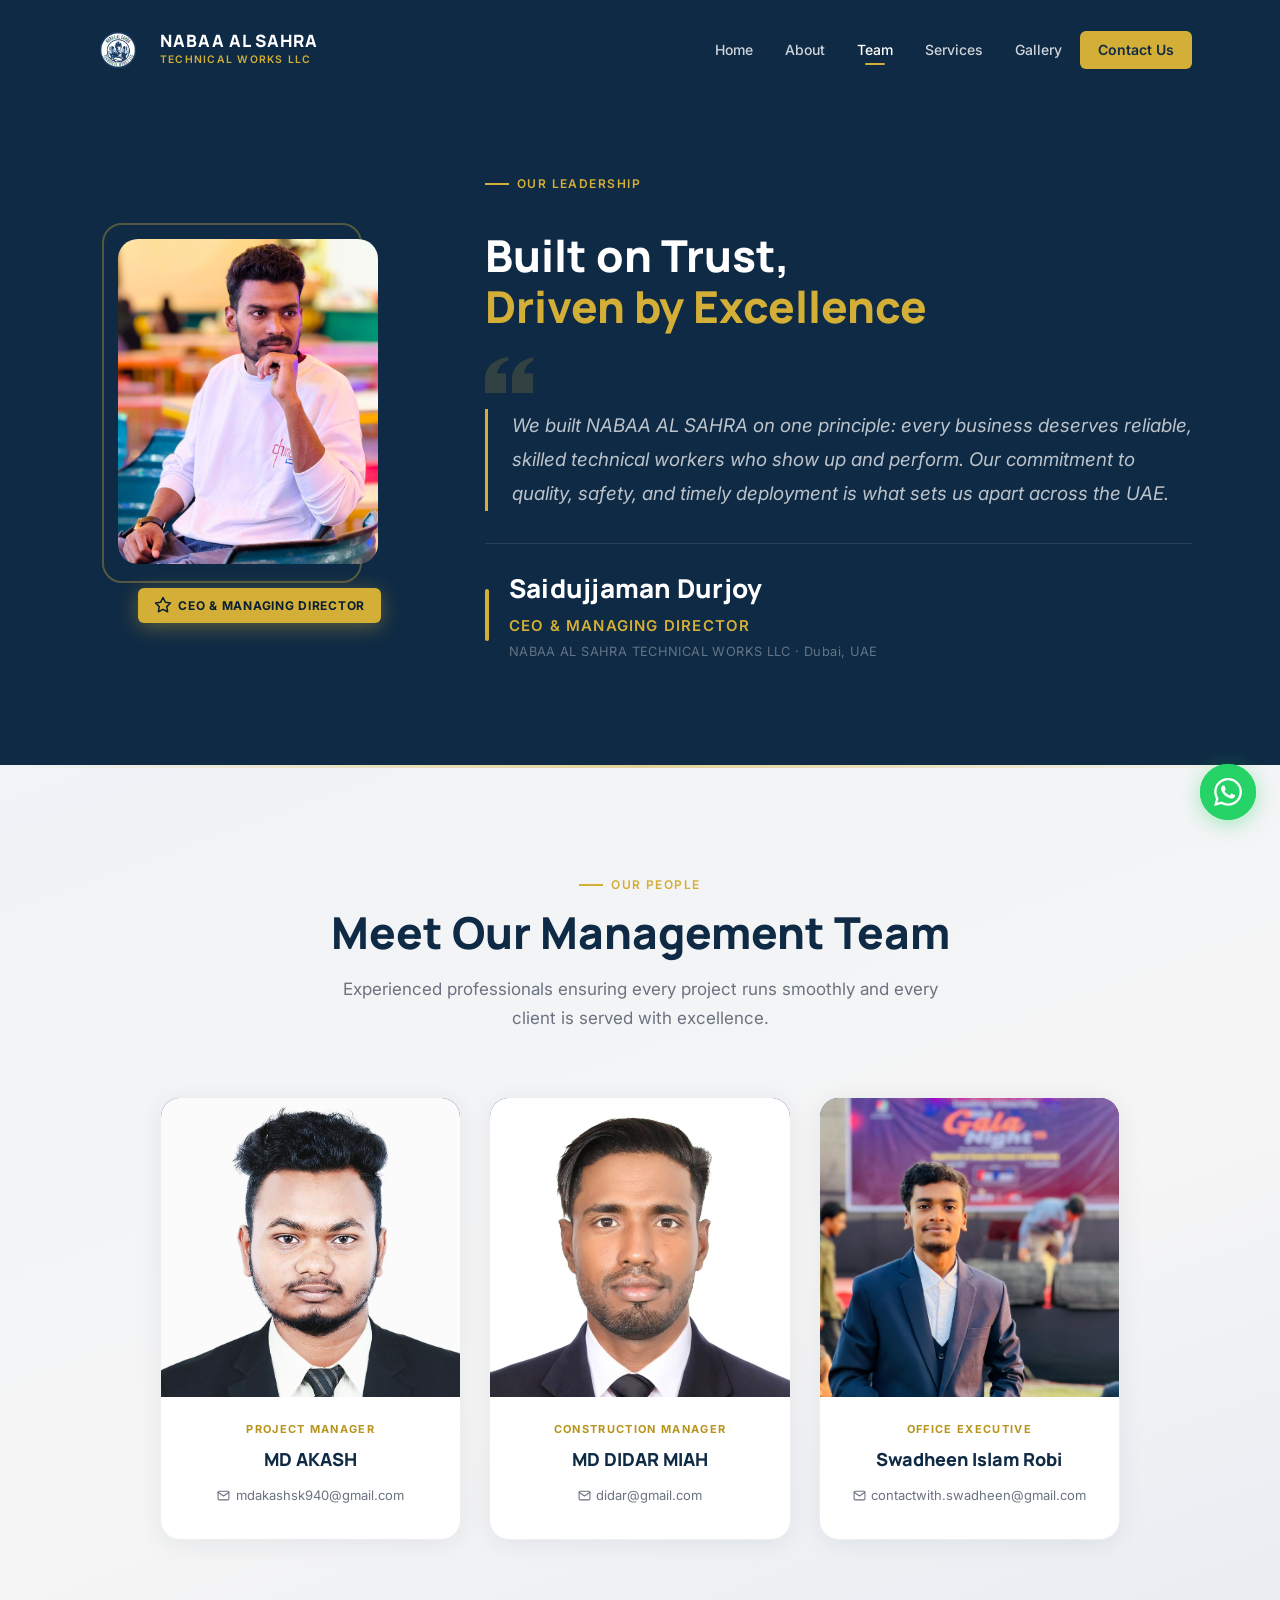
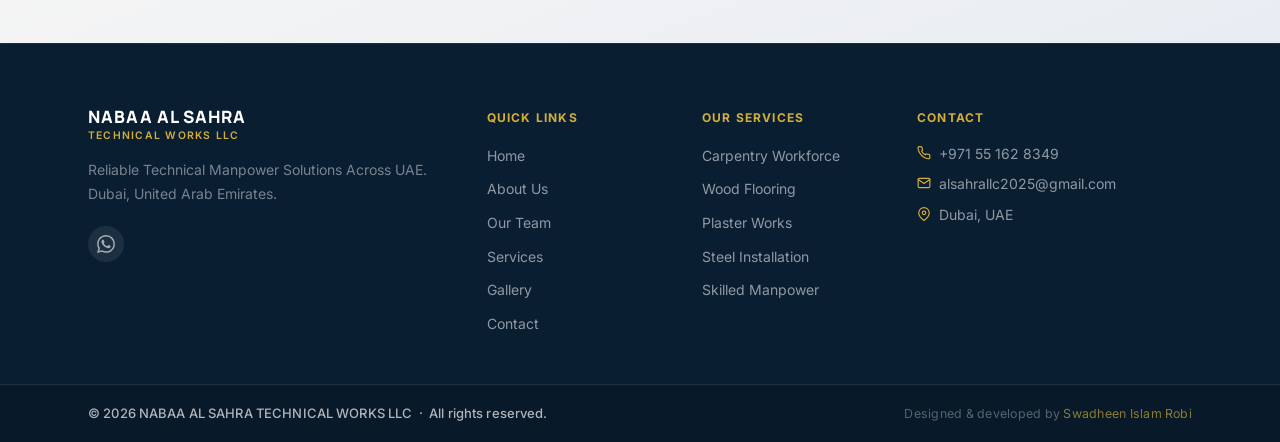
<file: team.html>
<!DOCTYPE html>
<html lang="en">
<head>
  <meta charset="UTF-8" />
  <meta name="viewport" content="width=device-width, initial-scale=1.0" />
  <meta name="description" content="Meet the leadership and management team of NABAA AL SAHRA TECHNICAL WORKS LLC — Dubai, United Arab Emirates." />
  <meta name="keywords" content="NABAA AL SAHRA team, technical works leadership Dubai, manpower company management UAE" />
  <meta name="robots" content="index, follow" />

  <!-- Open Graph -->
  <meta property="og:title" content="Our Team | NABAA AL SAHRA TECHNICAL WORKS LLC" />
  <meta property="og:description" content="Meet the leadership and management team behind NABAA AL SAHRA TECHNICAL WORKS LLC." />
  <meta property="og:type" content="website" />
  <meta property="og:image" content="assets/images/hero.jpg" />

  <title>Our Team | NABAA AL SAHRA TECHNICAL WORKS LLC</title>

  <!-- Preconnect Google Fonts -->
  <link rel="preconnect" href="https://fonts.googleapis.com" />
  <link rel="preconnect" href="https://fonts.gstatic.com" crossorigin />
  <link href="https://fonts.googleapis.com/css2?family=Inter:wght@300;400;500;600;700;800&family=Manrope:wght@400;500;600;700;800&display=swap" rel="stylesheet" />

  <link rel="stylesheet" href="css/style.css?v=5" />

  <!-- Favicon placeholder -->
  <link rel="icon" type="image/png" href="assets/logo/favicon.png" />
</head>
<body>

  <!-- =============================
       NAVIGATION
  ============================== -->
  <header class="navbar" id="navbar">
    <div class="container navbar__inner">
      <a href="index.html#home" class="navbar__logo" aria-label="NABAA AL SAHRA home">
        <img src="assets/logo/logo.png" alt="NABAA AL SAHRA" class="logo-img"
             onerror="this.style.display='none';" />
        <div class="logo-text">
          <span class="logo-text__main">NABAA AL SAHRA</span>
          <span class="logo-text__sub">TECHNICAL WORKS LLC</span>
        </div>
      </a>

      <nav class="navbar__nav" id="navMenu" aria-label="Main navigation">
        <ul class="nav-list">
          <li><a href="index.html#home"  class="nav-link">Home</a></li>
          <li><a href="index.html#about" class="nav-link">About</a></li>
          <li><a href="team.html"        class="nav-link active">Team</a></li>
          <li><a href="services.html"    class="nav-link">Services</a></li>
          <li><a href="gallery.html"     class="nav-link">Gallery</a></li>
          <li><a href="contact.html"     class="nav-link nav-link--cta">Contact Us</a></li>
        </ul>
      </nav>

      <button class="navbar__hamburger" id="hamburger" aria-label="Toggle menu" aria-expanded="false">
        <span></span>
        <span></span>
        <span></span>
      </button>
    </div>
  </header>

  <main>

    <!-- =============================
         LEADERSHIP / CEO SECTION
    ============================== -->
    <section class="leadership section section--dark page-top-pad" id="leadership">
      <div class="container leadership__inner">

        <div class="leadership__image-col reveal">
          <div class="leadership__img-frame">
            <div class="leadership__img-placeholder" id="ceoImgWrap">
              <img src="assets/images/ceo.jpeg" alt="Saidujjaman Durjoy — CEO &amp; Managing Director" class="leadership__img" loading="lazy" id="ceoImg" />
            </div>
            <div class="leadership__img-accent"></div>
            <div class="leadership__img-badge">
              <svg width="18" height="18" viewBox="0 0 24 24" fill="none" stroke="currentColor" stroke-width="2" stroke-linecap="round" stroke-linejoin="round" aria-hidden="true"><polygon points="12 2 15.09 8.26 22 9.27 17 14.14 18.18 21.02 12 17.77 5.82 21.02 7 14.14 2 9.27 8.91 8.26 12 2"/></svg>
              CEO &amp; Managing Director
            </div>
          </div>
        </div>

        <div class="leadership__content reveal reveal--delay-2">
          <div class="section-label section-label--light">Our Leadership</div>
          <h1 class="leadership__heading">
            Built on Trust,<br />
            <span class="text-gold">Driven by Excellence</span>
          </h1>
          <svg class="leadership__quote-icon" width="48" height="36" viewBox="0 0 48 36" fill="none" aria-hidden="true">
            <path d="M0 36V22.5C0 10.5 7.5 3 22.5 0L24 3C17 5 13 10 12 16.5H21V36H0ZM27 36V22.5C27 10.5 34.5 3 49.5 0L51 3C44 5 40 10 39 16.5H48V36H27Z" fill="currentColor" opacity="0.18"/>
          </svg>
          <blockquote class="leadership__quote">
            We built NABAA AL SAHRA on one principle: every business deserves reliable, skilled technical workers who show up and perform. Our commitment to quality, safety, and timely deployment is what sets us apart across the UAE.
          </blockquote>
          <div class="leadership__person">
            <div class="leadership__person-bar"></div>
            <div class="leadership__person-info">
              <div class="leadership__name">Saidujjaman Durjoy</div>
              <div class="leadership__role">CEO &amp; Managing Director</div>
              <div class="leadership__company">NABAA AL SAHRA TECHNICAL WORKS LLC · Dubai, UAE</div>
            </div>
          </div>
        </div>

      </div>
    </section>

    <!-- =============================
         TEAM SECTION
    ============================== -->
    <section class="team section" id="team">
      <div class="container">
        <div class="section-header">
          <div class="section-label reveal">Our People</div>
          <h2 class="section-title reveal reveal--delay-1">Meet Our Management Team</h2>
          <p class="section-desc reveal reveal--delay-2">
            Experienced professionals ensuring every project runs smoothly and every client is served with excellence.
          </p>
        </div>

        <div class="team__grid">

          <div class="team-card reveal">
            <div class="team-card__img-wrap">
              <img src="assets/images/akash.jpeg" alt="MD AKASH" class="team-card__img" loading="lazy"
                   onerror="this.parentElement.classList.add('team-card__img-wrap--empty'); this.style.display='none';" />
              <div class="team-card__avatar" aria-hidden="true">MA</div>
            </div>
            <div class="team-card__info">
              <div class="team-card__role">Project Manager</div>
              <h3 class="team-card__name">MD AKASH</h3>
              <a href="mailto:mdakashsk940@gmail.com" class="team-card__email">
                <svg width="13" height="13" viewBox="0 0 24 24" fill="none" stroke="currentColor" stroke-width="2" stroke-linecap="round" stroke-linejoin="round" aria-hidden="true"><path d="M4 4h16c1.1 0 2 .9 2 2v12c0 1.1-.9 2-2 2H4c-1.1 0-2-.9-2-2V6c0-1.1.9-2 2-2z"/><polyline points="22,6 12,13 2,6"/></svg>
                mdakashsk940@gmail.com
              </a>
            </div>
          </div>

          <div class="team-card reveal reveal--delay-1">
            <div class="team-card__img-wrap">
              <img src="assets/images/didar.jpeg" alt="MD DIDAR MIAH" class="team-card__img" loading="lazy"
                   onerror="this.parentElement.classList.add('team-card__img-wrap--empty'); this.style.display='none';" />
              <div class="team-card__avatar" aria-hidden="true">DM</div>
            </div>
            <div class="team-card__info">
              <div class="team-card__role">Construction Manager</div>
              <h3 class="team-card__name">MD DIDAR MIAH</h3>
              <a href="mailto:didar@gmail.com" class="team-card__email">
                <svg width="13" height="13" viewBox="0 0 24 24" fill="none" stroke="currentColor" stroke-width="2" stroke-linecap="round" stroke-linejoin="round" aria-hidden="true"><path d="M4 4h16c1.1 0 2 .9 2 2v12c0 1.1-.9 2-2 2H4c-1.1 0-2-.9-2-2V6c0-1.1.9-2 2-2z"/><polyline points="22,6 12,13 2,6"/></svg>
                didar@gmail.com
              </a>
            </div>
          </div>

          <div class="team-card reveal reveal--delay-2">
            <div class="team-card__img-wrap">
              <img src="assets/images/swadheen.jpg" alt="Swadheen Islam Robi" class="team-card__img" loading="lazy"
                   onerror="this.parentElement.classList.add('team-card__img-wrap--empty'); this.style.display='none';" />
              <div class="team-card__avatar" aria-hidden="true">SR</div>
            </div>
            <div class="team-card__info">
              <div class="team-card__role">Office Executive</div>
              <h3 class="team-card__name">Swadheen Islam Robi</h3>
              <a href="mailto:contactwith.swadheen@gmail.com" class="team-card__email">
                <svg width="13" height="13" viewBox="0 0 24 24" fill="none" stroke="currentColor" stroke-width="2" stroke-linecap="round" stroke-linejoin="round" aria-hidden="true"><path d="M4 4h16c1.1 0 2 .9 2 2v12c0 1.1-.9 2-2 2H4c-1.1 0-2-.9-2-2V6c0-1.1.9-2 2-2z"/><polyline points="22,6 12,13 2,6"/></svg>
                contactwith.swadheen@gmail.com
              </a>
            </div>
          </div>

        </div>
      </div>
    </section>

  </main>

  <!-- =============================
       FOOTER
  ============================== -->
  <footer class="footer">
    <div class="container footer__inner">

      <div class="footer__brand">
        <div class="logo-text logo-text--light">
          <span class="logo-text__main">NABAA AL SAHRA</span>
          <span class="logo-text__sub">TECHNICAL WORKS LLC</span>
        </div>
        <p class="footer__tagline">
          Reliable Technical Manpower Solutions Across UAE.<br />
          Dubai, United Arab Emirates.
        </p>
        <div class="footer__social">
          <a href="https://wa.me/971551628349" target="_blank" rel="noopener" aria-label="WhatsApp" class="footer__social-link">
            <svg width="18" height="18" viewBox="0 0 24 24" fill="currentColor" aria-hidden="true"><path d="M17.472 14.382c-.297-.149-1.758-.867-2.03-.967-.273-.099-.471-.148-.67.15-.197.297-.767.966-.94 1.164-.173.199-.347.223-.644.075-.297-.15-1.255-.463-2.39-1.475-.883-.788-1.48-1.761-1.653-2.059-.173-.297-.018-.458.13-.606.134-.133.298-.347.446-.52.149-.174.198-.298.298-.497.099-.198.05-.371-.025-.52-.075-.149-.669-1.612-.916-2.207-.242-.579-.487-.5-.669-.51-.173-.008-.371-.01-.57-.01-.198 0-.52.074-.792.372-.272.297-1.04 1.016-1.04 2.479 0 1.462 1.065 2.875 1.213 3.074.149.198 2.096 3.2 5.077 4.487.709.306 1.262.489 1.694.625.712.227 1.36.195 1.871.118.571-.085 1.758-.719 2.006-1.413.248-.694.248-1.289.173-1.413-.074-.124-.272-.198-.57-.347m-5.421 7.403h-.004a9.87 9.87 0 0 1-5.031-1.378l-.361-.214-3.741.982.998-3.648-.235-.374a9.86 9.86 0 0 1-1.51-5.26c.001-5.45 4.436-9.884 9.888-9.884 2.64 0 5.122 1.03 6.988 2.898a9.825 9.825 0 0 1 2.893 6.994c-.003 5.45-4.437 9.884-9.885 9.884m8.413-18.297A11.815 11.815 0 0 0 12.05 0C5.495 0 .16 5.335.157 11.892c0 2.096.547 4.142 1.588 5.945L.057 24l6.305-1.654a11.882 11.882 0 0 0 5.683 1.448h.005c6.554 0 11.89-5.335 11.893-11.893a11.821 11.821 0 0 0-3.48-8.413Z"/></svg>
          </a>
        </div>
      </div>

      <div class="footer__links-col">
        <h4 class="footer__col-title">Quick Links</h4>
        <ul class="footer__links">
          <li><a href="index.html#home">Home</a></li>
          <li><a href="index.html#about">About Us</a></li>
          <li><a href="team.html">Our Team</a></li>
          <li><a href="services.html">Services</a></li>
          <li><a href="gallery.html">Gallery</a></li>
          <li><a href="contact.html">Contact</a></li>
        </ul>
      </div>

      <div class="footer__links-col">
        <h4 class="footer__col-title">Our Services</h4>
        <ul class="footer__links">
          <li><a href="services.html">Carpentry Workforce</a></li>
          <li><a href="services.html">Wood Flooring</a></li>
          <li><a href="services.html">Plaster Works</a></li>
          <li><a href="services.html">Steel Installation</a></li>
          <li><a href="services.html">Skilled Manpower</a></li>
        </ul>
      </div>

      <div class="footer__links-col">
        <h4 class="footer__col-title">Contact</h4>
        <ul class="footer__links footer__links--contact">
          <li>
            <svg width="14" height="14" viewBox="0 0 24 24" fill="none" stroke="currentColor" stroke-width="2" stroke-linecap="round" stroke-linejoin="round" aria-hidden="true"><path d="M22 16.92v3a2 2 0 0 1-2.18 2 19.79 19.79 0 0 1-8.63-3.07A19.5 19.5 0 0 1 4.69 12 19.79 19.79 0 0 1 1.61 3.38 2 2 0 0 1 3.6 1.18h3a2 2 0 0 1 2 1.72 12.84 12.84 0 0 0 .7 2.81 2 2 0 0 1-.45 2.11L7.91 8.9a16 16 0 0 0 6.19 6.19l.91-.91a2 2 0 0 1 2.11-.45 12.84 12.84 0 0 0 2.81.7A2 2 0 0 1 22 16.92z"/></svg>
            <a href="tel:+971551628349">+971 55 162 8349</a>
          </li>
          <li>
            <svg width="14" height="14" viewBox="0 0 24 24" fill="none" stroke="currentColor" stroke-width="2" stroke-linecap="round" stroke-linejoin="round" aria-hidden="true"><path d="M4 4h16c1.1 0 2 .9 2 2v12c0 1.1-.9 2-2 2H4c-1.1 0-2-.9-2-2V6c0-1.1.9-2 2-2z"/><polyline points="22,6 12,13 2,6"/></svg>
            <a href="mailto:alsahrallc2025@gmail.com">alsahrallc2025@gmail.com</a>
          </li>
          <li>
            <svg width="14" height="14" viewBox="0 0 24 24" fill="none" stroke="currentColor" stroke-width="2" stroke-linecap="round" stroke-linejoin="round" aria-hidden="true"><path d="M21 10c0 7-9 13-9 13s-9-6-9-13a9 9 0 0 1 18 0z"/><circle cx="12" cy="10" r="3"/></svg>
            Dubai, UAE
          </li>
        </ul>
      </div>

    </div>

    <div class="footer__bottom">
      <div class="container footer__bottom-bar">
        <p class="footer__copyright">
          &copy; <span id="year"></span> NABAA AL SAHRA TECHNICAL WORKS LLC &nbsp;&middot;&nbsp; All rights reserved.
        </p>
        <p class="footer__credit">
          Designed &amp; developed by
          <a href="https://github.com/swadheen01" target="_blank" rel="noopener">Swadheen Islam Robi</a>
        </p>
      </div>
    </div>
  </footer>

  <!-- Floating WhatsApp Button -->
  <a href="https://wa.me/971551628349" target="_blank" rel="noopener" class="whatsapp-float" aria-label="Chat on WhatsApp">
    <svg width="28" height="28" viewBox="0 0 24 24" fill="currentColor" aria-hidden="true"><path d="M17.472 14.382c-.297-.149-1.758-.867-2.03-.967-.273-.099-.471-.148-.67.15-.197.297-.767.966-.94 1.164-.173.199-.347.223-.644.075-.297-.15-1.255-.463-2.39-1.475-.883-.788-1.48-1.761-1.653-2.059-.173-.297-.018-.458.13-.606.134-.133.298-.347.446-.52.149-.174.198-.298.298-.497.099-.198.05-.371-.025-.52-.075-.149-.669-1.612-.916-2.207-.242-.579-.487-.5-.669-.51-.173-.008-.371-.01-.57-.01-.198 0-.52.074-.792.372-.272.297-1.04 1.016-1.04 2.479 0 1.462 1.065 2.875 1.213 3.074.149.198 2.096 3.2 5.077 4.487.709.306 1.262.489 1.694.625.712.227 1.36.195 1.871.118.571-.085 1.758-.719 2.006-1.413.248-.694.248-1.289.173-1.413-.074-.124-.272-.198-.57-.347m-5.421 7.403h-.004a9.87 9.87 0 0 1-5.031-1.378l-.361-.214-3.741.982.998-3.648-.235-.374a9.86 9.86 0 0 1-1.51-5.26c.001-5.45 4.436-9.884 9.888-9.884 2.64 0 5.122 1.03 6.988 2.898a9.825 9.825 0 0 1 2.893 6.994c-.003 5.45-4.437 9.884-9.885 9.884m8.413-18.297A11.815 11.815 0 0 0 12.05 0C5.495 0 .16 5.335.157 11.892c0 2.096.547 4.142 1.588 5.945L.057 24l6.305-1.654a11.882 11.882 0 0 0 5.683 1.448h.005c6.554 0 11.89-5.335 11.893-11.893a11.821 11.821 0 0 0-3.48-8.413Z"/></svg>
    <span class="whatsapp-float__pulse"></span>
  </a>

  <!-- Back to Top -->
  <button class="back-to-top" id="backToTop" aria-label="Back to top">
    <svg width="20" height="20" viewBox="0 0 24 24" fill="none" stroke="currentColor" stroke-width="2.5" stroke-linecap="round" stroke-linejoin="round" aria-hidden="true"><polyline points="18 15 12 9 6 15"/></svg>
  </button>

  <script src="js/script.js?v=5" defer></script>
</body>
</html>
</file>
<file: css/style.css>
/* ============================================================
   NABAA AL SAHRA TECHNICAL WORKS LLC — Main Stylesheet
   Color Palette:
     Primary  : #0F2A44 (Deep Navy)
     White    : #FFFFFF
     Gold     : #D4AF37
     BG       : #F5F5F5
   ============================================================ */

/* ──────────────────────────────────────────────────────────── */
/*  CSS CUSTOM PROPERTIES                                        */
/* ──────────────────────────────────────────────────────────── */
:root {
  --color-primary:       #0F2A44;
  --color-primary-dark:  #0a1e32;
  --color-primary-mid:   #163555;
  --color-primary-light: #1e4878;
  --color-gold:          #D4AF37;
  --color-gold-dark:     #b8941c;
  --color-gold-soft:     rgba(212, 175, 55, 0.12);
  --color-white:         #FFFFFF;
  --color-bg:            #F5F5F5;
  --color-bg-subtle:     #EBEBEB;
  --color-text-dark:     #0F2A44;
  --color-text-body:     #374151;
  --color-text-muted:    #6B7280;
  --color-text-light:    rgba(255,255,255,0.85);
  --color-text-light-muted: rgba(255,255,255,0.55);
  --color-border:        rgba(15,42,68,0.1);
  --color-border-light:  rgba(255,255,255,0.12);

  --font-primary: 'Inter', 'Manrope', system-ui, sans-serif;
  --font-display: 'Manrope', 'Inter', system-ui, sans-serif;

  --container-max: 1200px;
  --container-pad: clamp(1.25rem, 5vw, 3rem);

  --radius-sm:  6px;
  --radius-md:  12px;
  --radius-lg:  20px;
  --radius-xl:  32px;

  --shadow-card: 0 4px 24px rgba(15,42,68,0.10);
  --shadow-hover: 0 8px 40px rgba(15,42,68,0.18);
  --shadow-gold:  0 4px 20px rgba(212,175,55,0.25);

  --transition: 0.28s ease;
  --transition-slow: 0.5s ease;
}

/* ──────────────────────────────────────────────────────────── */
/*  RESET & BASE                                                 */
/* ──────────────────────────────────────────────────────────── */
*, *::before, *::after {
  box-sizing: border-box;
  margin: 0;
  padding: 0;
}

html {
  scroll-behavior: smooth;
  font-size: 16px;
  -webkit-text-size-adjust: 100%;
}

body {
  font-family: var(--font-primary);
  font-size: 1rem;
  line-height: 1.6;
  color: var(--color-text-body);
  background: var(--color-white);
  -webkit-font-smoothing: antialiased;
  -moz-osx-font-smoothing: grayscale;
  overflow-x: hidden;
}

img {
  max-width: 100%;
  height: auto;
  display: block;
}

a {
  color: inherit;
  text-decoration: none;
}

ul { list-style: none; }

button {
  font: inherit;
  cursor: pointer;
  border: none;
  background: none;
}

/* ──────────────────────────────────────────────────────────── */
/*  UTILITIES                                                    */
/* ──────────────────────────────────────────────────────────── */
.container {
  max-width: var(--container-max);
  margin-inline: auto;
  padding-inline: var(--container-pad);
}

.section {
  padding-block: clamp(4rem, 8vw, 7rem);
}

.section--dark {
  background: var(--color-primary);
}

.section--subtle {
  background: var(--color-bg);
}

/* Extra top spacing for the first section on inner pages (no hero to clear the fixed navbar) */
.page-top-pad {
  padding-top: calc(clamp(4rem, 8vw, 7rem) + 4.5rem);
}

.text-gold {
  color: var(--color-gold);
}

.desktop-only {
  display: none;
}

@media (min-width: 900px) {
  .desktop-only { display: inline; }
}

/* Section header */
.section-header {
  text-align: center;
  margin-bottom: clamp(2.5rem, 5vw, 4rem);
}

.section-label {
  display: inline-flex;
  align-items: center;
  gap: 0.5rem;
  font-size: 0.75rem;
  font-weight: 600;
  letter-spacing: 0.12em;
  text-transform: uppercase;
  color: var(--color-gold);
  margin-bottom: 0.75rem;
}

.section-label::before {
  content: '';
  display: inline-block;
  width: 24px;
  height: 2px;
  background: var(--color-gold);
}

.section-label--light {
  color: var(--color-gold);
}

.section-title {
  font-family: var(--font-display);
  font-size: clamp(1.75rem, 4vw, 2.75rem);
  font-weight: 800;
  color: var(--color-primary);
  line-height: 1.2;
  margin-bottom: 1rem;
}

.section-title--light {
  color: var(--color-white);
}

.section-desc {
  font-size: clamp(0.9rem, 2vw, 1.0625rem);
  color: var(--color-text-muted);
  max-width: 600px;
  margin-inline: auto;
  line-height: 1.7;
}

.section-desc--light {
  color: var(--color-text-light-muted);
}

/* Buttons */
.btn {
  display: inline-flex;
  align-items: center;
  gap: 0.5rem;
  padding: 0.8125rem 1.75rem;
  border-radius: var(--radius-sm);
  font-size: 0.9375rem;
  font-weight: 600;
  letter-spacing: 0.01em;
  transition: all var(--transition);
  cursor: pointer;
  white-space: nowrap;
}

.btn--primary {
  background: var(--color-gold);
  color: var(--color-primary);
  position: relative;
  overflow: hidden;
}

.btn--primary::after {
  content: '';
  position: absolute;
  inset: 0;
  background: linear-gradient(105deg, transparent 40%, rgba(255,255,255,0.35) 50%, transparent 60%);
  transform: translateX(-100%);
  transition: transform 0.55s ease;
}

.btn--primary:hover::after {
  transform: translateX(100%);
}

.btn--primary:hover {
  background: var(--color-gold-dark);
  transform: translateY(-2px);
  box-shadow: var(--shadow-gold);
}

.btn--whatsapp {
  background: transparent;
  color: var(--color-white);
  border: 1.5px solid rgba(255,255,255,0.35);
}

.btn--whatsapp:hover {
  background: rgba(255,255,255,0.1);
  border-color: rgba(255,255,255,0.6);
  transform: translateY(-2px);
}

.btn--outline {
  background: transparent;
  color: var(--color-text-dark);
  border: 1.5px solid rgba(15,42,68,0.25);
}

.btn--outline:hover {
  background: var(--color-gold-soft);
  border-color: var(--color-gold);
  color: var(--color-text-dark);
  transform: translateY(-2px);
}

/* ──────────────────────────────────────────────────────────── */
/*  CLICK RIPPLE                                                 */
/* ──────────────────────────────────────────────────────────── */
@keyframes rippleOut {
  to { transform: scale(1); opacity: 0; }
}

/* ──────────────────────────────────────────────────────────── */
/*  SCROLL ANIMATIONS                                            */
/* ──────────────────────────────────────────────────────────── */
.reveal {
  opacity: 0;
  transform: translateY(28px);
  transition: opacity 0.65s ease, transform 0.65s ease;
}

.reveal.is-visible {
  opacity: 1;
  transform: translateY(0);
}

.reveal--delay-1.is-visible { transition-delay: 0.12s; }
.reveal--delay-2.is-visible { transition-delay: 0.24s; }
.reveal--delay-3.is-visible { transition-delay: 0.36s; }
.reveal--delay-4.is-visible { transition-delay: 0.48s; }

/* ──────────────────────────────────────────────────────────── */
/*  NAVBAR                                                       */
/* ──────────────────────────────────────────────────────────── */
.navbar {
  position: fixed;
  top: 0;
  left: 0;
  right: 0;
  z-index: 100;
  transition: background var(--transition), box-shadow var(--transition), padding var(--transition);
  padding-block: 1.25rem;
}

.navbar.scrolled {
  background: var(--color-primary-dark);
  box-shadow: 0 2px 20px rgba(0,0,0,0.25), 0 -2px 0 var(--color-gold) inset;
  padding-block: 0.875rem;
}

.navbar__inner {
  display: flex;
  align-items: center;
  justify-content: space-between;
  gap: 2rem;
}

/* Logo */
.navbar__logo {
  display: flex;
  align-items: center;
  gap: 0.75rem;
  flex-shrink: 0;
}

.logo-img {
  height: 60px;
  width: auto;
  object-fit: contain;
  max-width: 200px;
  flex-shrink: 0;
}

.logo-text {
  display: flex;
  flex-direction: column;
}

.logo-text__main {
  font-family: var(--font-display);
  font-size: 1.0625rem;
  font-weight: 800;
  letter-spacing: 0.06em;
  color: var(--color-white);
  line-height: 1;
}

.logo-text__sub {
  font-size: 0.65rem;
  font-weight: 600;
  letter-spacing: 0.12em;
  color: var(--color-gold);
  text-transform: uppercase;
  margin-top: 3px;
}

.logo-text--light .logo-text__main {
  color: var(--color-white);
}

/* Nav links */
.nav-list {
  display: flex;
  align-items: center;
  gap: 0.25rem;
}

.nav-link {
  display: block;
  padding: 0.5rem 0.875rem;
  font-size: 0.875rem;
  font-weight: 500;
  color: rgba(255,255,255,0.8);
  border-radius: var(--radius-sm);
  transition: color var(--transition), background var(--transition);
  position: relative;
}

.nav-link:hover,
.nav-link.active {
  color: var(--color-white);
}

.nav-link::after {
  content: '';
  position: absolute;
  bottom: 4px;
  left: 50%;
  transform: translateX(-50%) scaleX(0);
  width: 20px;
  height: 2px;
  background: var(--color-gold);
  border-radius: 2px;
  transition: transform var(--transition);
}

.nav-link:hover::after,
.nav-link.active::after {
  transform: translateX(-50%) scaleX(1);
}

.nav-link--cta {
  background: var(--color-gold);
  color: var(--color-primary) !important;
  font-weight: 600;
  padding: 0.5rem 1.125rem;
}

.nav-link--cta::after { display: none; }

.nav-link--cta:hover {
  background: var(--color-gold-dark);
}

/* Hamburger */
.navbar__hamburger {
  display: none;
  flex-direction: column;
  gap: 5px;
  padding: 4px;
}

.navbar__hamburger span {
  display: block;
  width: 24px;
  height: 2px;
  background: var(--color-white);
  border-radius: 2px;
  transition: all var(--transition);
}

.navbar__hamburger.open span:nth-child(1) {
  transform: rotate(45deg) translate(5px, 5px);
}
.navbar__hamburger.open span:nth-child(2) {
  opacity: 0;
}
.navbar__hamburger.open span:nth-child(3) {
  transform: rotate(-45deg) translate(5px, -5px);
}

/* Mobile Nav */
@media (max-width: 768px) {
  .navbar__hamburger { display: flex; }

  .navbar__nav {
    display: none;
    position: absolute;
    top: 100%;
    left: 0;
    right: 0;
    background: var(--color-primary-dark);
    border-top: 1px solid rgba(255,255,255,0.08);
    padding: 1rem var(--container-pad) 1.5rem;
  }

  .navbar__nav.open {
    display: block;
  }

  .nav-list {
    flex-direction: column;
    align-items: stretch;
    gap: 0;
  }

  .nav-link {
    padding: 0.875rem 0.5rem;
    border-bottom: 1px solid rgba(255,255,255,0.06);
    border-radius: 0;
  }

  .nav-link--cta {
    margin-top: 0.75rem;
    text-align: center;
    border-radius: var(--radius-sm);
    border-bottom: none;
  }

  .nav-link::after { display: none; }
}

/* ──────────────────────────────────────────────────────────── */
/*  HERO                                                         */
/* ──────────────────────────────────────────────────────────── */
.hero {
  position: relative;
  min-height: 100svh;
  display: flex;
  flex-direction: column;
  justify-content: center;
  overflow: hidden;
  background: var(--color-primary-dark);
}

.hero__bg {
  position: absolute;
  inset: 0;
}

.hero__bg-img {
  width: 100%;
  height: 100%;
  object-fit: cover;
  object-position: center 30%;
  filter: brightness(0.55) saturate(0.9);
}

.hero__overlay {
  position: absolute;
  inset: 0;
  background: linear-gradient(
    135deg,
    rgba(10, 30, 50, 0.88) 0%,
    rgba(15, 42, 68, 0.78) 55%,
    rgba(20, 40, 70, 0.60) 100%
  );
}

.hero__overlay::after {
  content: '';
  position: absolute;
  inset: 0;
  background:
    linear-gradient(to right, rgba(10,30,50,0.5) 0%, transparent 55%),
    url("data:image/svg+xml,%3Csvg width='60' height='60' viewBox='0 0 60 60' xmlns='http://www.w3.org/2000/svg'%3E%3Cg fill='none' fill-rule='evenodd'%3E%3Cg fill='%23D4AF37' fill-opacity='0.03'%3E%3Cpath d='M36 34v-4h-2v4h-4v2h4v4h2v-4h4v-2h-4zm0-30V0h-2v4h-4v2h4v4h2V6h4V4h-4zM6 34v-4H4v4H0v2h4v4h2v-4h4v-2H6zM6 4V0H4v4H0v2h4v4h2V6h4V4H6z'/%3E%3C/g%3E%3C/g%3E%3C/svg%3E");
  pointer-events: none;
}

.hero__content {
  position: relative;
  z-index: 1;
  padding-top: 7rem;
  padding-bottom: 5rem;
}

.hero__badge {
  display: inline-flex;
  align-items: center;
  gap: 0.5rem;
  background: rgba(212,175,55,0.12);
  border: 1px solid rgba(212,175,55,0.3);
  color: rgba(255,255,255,0.9);
  font-size: 0.8125rem;
  font-weight: 600;
  letter-spacing: 0.04em;
  padding: 0.4rem 1rem;
  border-radius: 100px;
  margin-bottom: 2rem;
  backdrop-filter: blur(8px);
  width: fit-content;
}

.hero__badge-dot {
  width: 7px;
  height: 7px;
  border-radius: 50%;
  background: var(--color-gold);
  flex-shrink: 0;
  box-shadow: 0 0 8px var(--color-gold);
  animation: pulse-gold 2.5s ease infinite;
}

@keyframes pulse-gold {
  0%, 100% { opacity: 1; transform: scale(1); }
  50%       { opacity: 0.6; transform: scale(0.8); }
}

.hero__headline {
  font-family: var(--font-display);
  font-size: clamp(2.6rem, 7.5vw, 5.5rem);
  font-weight: 800;
  line-height: 1.07;
  color: var(--color-white);
  margin-bottom: 1.5rem;
  max-width: 820px;
  letter-spacing: -0.01em;
}

.hero__subtitle {
  font-size: clamp(1rem, 2.2vw, 1.2rem);
  color: rgba(255,255,255,0.75);
  line-height: 1.75;
  max-width: 580px;
  margin-bottom: 2.5rem;
}

.hero__actions {
  display: flex;
  flex-wrap: wrap;
  gap: 0.875rem;
  margin-bottom: 3rem;
}

.hero__stats {
  display: flex;
  align-items: center;
  gap: 1.25rem;
  flex-wrap: wrap;
}

.hero__stat {
  display: flex;
  flex-direction: column;
}

.hero__stat-number {
  font-family: var(--font-display);
  font-size: 1.5rem;
  font-weight: 800;
  color: var(--color-gold);
  line-height: 1;
}

.hero__stat-label {
  font-size: 0.75rem;
  font-weight: 500;
  color: rgba(255,255,255,0.55);
  letter-spacing: 0.04em;
  margin-top: 3px;
}

.hero__stat-divider {
  width: 1px;
  height: 32px;
  background: rgba(255,255,255,0.18);
}

/* Scroll cue — premium mouse icon */
.hero__scroll-cue {
  position: absolute;
  bottom: 2.5rem;
  left: 50%;
  transform: translateX(-50%);
  z-index: 1;
  display: flex;
  flex-direction: column;
  align-items: center;
  gap: 0.5rem;
  color: rgba(255,255,255,0.45);
  text-decoration: none;
  transition: color var(--transition);
}

.hero__scroll-cue:hover {
  color: rgba(255,255,255,0.85);
}

.scroll-mouse {
  width: 24px;
  height: 40px;
  border: 2px solid currentColor;
  border-radius: 12px;
  display: flex;
  justify-content: center;
  padding-top: 6px;
  transition: border-color var(--transition);
}

.scroll-mouse__dot {
  width: 3px;
  height: 8px;
  background: var(--color-gold);
  border-radius: 2px;
  animation: scrollDot 2.4s ease-in-out infinite;
}

@keyframes scrollDot {
  0%   { opacity: 1; transform: translateY(0); }
  55%  { opacity: 0; transform: translateY(13px); }
  56%  { opacity: 0; transform: translateY(0); }
  100% { opacity: 1; transform: translateY(0); }
}

.scroll-mouse__label {
  font-size: 0.6875rem;
  font-weight: 600;
  letter-spacing: 0.18em;
  text-transform: uppercase;
}

/* ──────────────────────────────────────────────────────────── */
/*  ABOUT                                                        */
/* ──────────────────────────────────────────────────────────── */
/* Subtle premium backdrop so white pillar cards & text stand out */
.about.section {
  position: relative;
  background: linear-gradient(180deg, #ffffff 0%, var(--color-bg) 100%);
  overflow: hidden;
}

.about.section::before {
  content: '';
  position: absolute;
  top: -120px;
  right: -120px;
  width: 360px;
  height: 360px;
  background: radial-gradient(circle, rgba(212,175,55,0.10) 0%, transparent 70%);
  pointer-events: none;
}

.about__inner {
  position: relative;
  z-index: 1;
  display: grid;
  grid-template-columns: 1fr;
  gap: clamp(2.5rem, 6vw, 5rem);
  align-items: center;
}

@media (min-width: 900px) {
  .about__inner {
    grid-template-columns: 1fr 1fr;
  }
}

.about__image-wrap {
  position: relative;
  border-radius: var(--radius-lg);
  overflow: visible;
}

/* .about__img overridden in PREMIUM SECTION BACKGROUNDS block below */

.about__image-card {
  position: absolute;
  bottom: -1.25rem;
  right: -1.25rem;
  background: var(--color-primary);
  color: var(--color-white);
  border-radius: var(--radius-md);
  padding: 1rem 1.25rem;
  display: flex;
  align-items: center;
  gap: 0.875rem;
  box-shadow: var(--shadow-hover);
  min-width: 200px;
}

.about__image-card-icon {
  width: 48px;
  height: 48px;
  background: var(--color-gold-soft);
  border-radius: 50%;
  display: grid;
  place-items: center;
  color: var(--color-gold);
  flex-shrink: 0;
}

.about__image-card-title {
  font-size: 0.875rem;
  font-weight: 700;
  color: var(--color-white);
}

.about__image-card-sub {
  font-size: 0.75rem;
  color: rgba(255,255,255,0.55);
  margin-top: 2px;
}

/* Premium "About Us" eyebrow chip */
.about .section-label {
  padding: 0.42rem 0.95rem 0.42rem 0.8rem;
  background: var(--color-gold-soft);
  border: 1px solid rgba(212,175,55,0.28);
  border-radius: 999px;
  color: var(--color-gold-dark);
  margin-bottom: 1.1rem;
}

.about .section-label::before {
  width: 16px;
  background: var(--color-gold-dark);
}

.about .section-title {
  letter-spacing: -0.015em;
}

/* Lead paragraph — display type with gold accent rule */
.about__lead {
  position: relative;
  font-family: var(--font-display);
  font-size: clamp(1.0625rem, 2.2vw, 1.3125rem);
  font-weight: 500;
  color: var(--color-primary);
  line-height: 1.6;
  margin-bottom: 1.6rem;
  padding-left: 1.25rem;
}

.about__lead::before {
  content: '';
  position: absolute;
  left: 0;
  top: 0.35em;
  bottom: 0.35em;
  width: 3px;
  border-radius: 3px;
  background: linear-gradient(180deg, var(--color-gold), var(--color-gold-dark));
}

.about__brand {
  font-weight: 800;
  color: var(--color-primary);
  background: linear-gradient(180deg, transparent 60%, var(--color-gold-soft) 60%);
  padding: 0 0.1em;
}

.about__body {
  font-size: 0.97rem;
  color: var(--color-text-body);
  line-height: 1.85;
  margin-bottom: 1.15rem;
}

/* Inline highlight for key phrases */
.about__hl {
  font-style: normal;
  font-weight: 600;
  color: var(--color-primary);
  white-space: nowrap;
}

.about__pillars {
  display: grid;
  grid-template-columns: 1fr 1fr;
  gap: 0.75rem;
  margin-block: 2rem 2.25rem;
}

.about__pillar {
  display: flex;
  align-items: center;
  gap: 0.65rem;
  font-size: 0.875rem;
  font-weight: 600;
  color: var(--color-text-dark);
  padding: 0.7rem 0.9rem;
  background: var(--color-white);
  border: 1px solid var(--color-border);
  border-radius: var(--radius-md);
  box-shadow: 0 1px 3px rgba(15,42,68,0.04);
  transition: transform var(--transition), box-shadow var(--transition), border-color var(--transition);
}

.about__pillar:hover {
  transform: translateY(-3px);
  box-shadow: var(--shadow-card);
  border-color: rgba(212,175,55,0.45);
}

.about__actions {
  display: flex;
  flex-wrap: wrap;
  gap: 0.875rem;
}

.about__pillar-icon {
  width: 24px;
  height: 24px;
  background: linear-gradient(135deg, var(--color-gold), var(--color-gold-dark));
  border-radius: 50%;
  display: grid;
  place-items: center;
  color: var(--color-white);
  flex-shrink: 0;
  box-shadow: var(--shadow-gold);
}

/* ──────────────────────────────────────────────────────────── */
/*  SERVICES                                                     */
/* ──────────────────────────────────────────────────────────── */
.services__grid {
  display: grid;
  grid-template-columns: repeat(auto-fill, minmax(260px, 1fr));
  gap: 1.25rem;
}

.service-card {
  background: rgba(255,255,255,0.05);
  border: 1px solid rgba(255,255,255,0.1);
  border-radius: var(--radius-md);
  padding: 1.75rem 1.5rem;
  transition: all var(--transition);
  position: relative;
  overflow: hidden;
}

.service-card::before {
  content: '';
  position: absolute;
  top: 0;
  left: 0;
  right: 0;
  height: 2px;
  background: var(--color-gold);
  transform: scaleX(0);
  transform-origin: left;
  transition: transform var(--transition);
}

.service-card:hover {
  background: rgba(255,255,255,0.09);
  border-color: rgba(212,175,55,0.3);
  transform: translateY(-4px);
  box-shadow: 0 12px 40px rgba(0,0,0,0.25);
}

.service-card:hover::before {
  transform: scaleX(1);
}

.service-card__icon {
  width: 58px;
  height: 58px;
  background: var(--color-gold-soft);
  border-radius: var(--radius-md);
  display: grid;
  place-items: center;
  color: var(--color-gold);
  margin-bottom: 1.25rem;
  transition: background var(--transition);
}

.service-card:hover .service-card__icon {
  background: rgba(212, 175, 55, 0.2);
}

.service-card__title {
  font-family: var(--font-display);
  font-size: 1.0625rem;
  font-weight: 700;
  color: var(--color-white);
  margin-bottom: 0.625rem;
}

.service-card__desc {
  font-size: 0.875rem;
  color: rgba(255,255,255,0.55);
  line-height: 1.7;
}

.service-card__tag {
  display: inline-block;
  margin-top: 1rem;
  font-size: 0.6875rem;
  font-weight: 600;
  letter-spacing: 0.06em;
  text-transform: uppercase;
  color: var(--color-gold);
  border: 1px solid rgba(212,175,55,0.3);
  padding: 0.2rem 0.625rem;
  border-radius: 100px;
}

/* ──────────────────────────────────────────────────────────── */
/*  WHY CHOOSE US                                                */
/* ──────────────────────────────────────────────────────────── */
.why__grid {
  display: grid;
  grid-template-columns: repeat(auto-fill, minmax(240px, 1fr));
  gap: 1.25rem;
}

/* .why-card overridden in PREMIUM SECTION BACKGROUNDS block below */

.why-card__number {
  font-family: var(--font-display);
  font-size: 0.6875rem;
  font-weight: 700;
  letter-spacing: 0.1em;
  color: var(--color-gold);
  margin-bottom: 0.875rem;
}

.why-card__icon {
  width: 48px;
  height: 48px;
  background: rgba(15,42,68,0.07);
  border-radius: var(--radius-sm);
  display: grid;
  place-items: center;
  color: var(--color-primary);
  margin-bottom: 1rem;
  transition: background var(--transition), color var(--transition);
}

.why-card:hover .why-card__icon {
  background: var(--color-gold-soft);
  color: var(--color-gold-dark);
}

.why-card__title {
  font-size: 0.9375rem;
  font-weight: 700;
  color: var(--color-primary);
  margin-bottom: 0.5rem;
}

.why-card__desc {
  font-size: 0.875rem;
  color: var(--color-text-muted);
  line-height: 1.7;
}

/* ──────────────────────────────────────────────────────────── */
/*  INDUSTRIES                                                   */
/* ──────────────────────────────────────────────────────────── */
.industries__grid {
  display: grid;
  grid-template-columns: repeat(auto-fill, minmax(280px, 1fr));
  gap: 1.25rem;
}

/* .industry-card overridden in PREMIUM SECTION BACKGROUNDS block below */

.industry-card__icon {
  width: 60px;
  height: 60px;
  background: rgba(15,42,68,0.06);
  border-radius: var(--radius-md);
  display: grid;
  place-items: center;
  color: var(--color-primary);
  transition: background var(--transition), color var(--transition);
}

.industry-card:hover .industry-card__icon {
  background: var(--color-primary);
  color: var(--color-gold);
}

.industry-card__title {
  font-size: 1rem;
  font-weight: 700;
  color: var(--color-primary);
}

.industry-card__desc {
  font-size: 0.875rem;
  color: var(--color-text-muted);
  line-height: 1.65;
}

/* ──────────────────────────────────────────────────────────── */
/*  GALLERY                                                      */
/* ──────────────────────────────────────────────────────────── */
.gallery__grid {
  display: grid;
  grid-template-columns: repeat(2, 1fr);
  grid-auto-rows: 240px;
  gap: 1rem;
}

@media (min-width: 700px) {
  .gallery__grid {
    grid-template-columns: repeat(3, 1fr);
    grid-auto-rows: 260px;
  }
}

@media (min-width: 1000px) {
  .gallery__grid {
    grid-template-columns: repeat(4, 1fr);
    grid-auto-rows: 280px;
  }
}

.gallery-item {
  position: relative;
  overflow: hidden;
  border-radius: var(--radius-md);
  background: rgba(255,255,255,0.06);
  border: 1px solid rgba(255,255,255,0.08);
}

.gallery-item--large {
  grid-column: span 2;
}

.gallery-item img {
  width: 100%;
  height: 100%;
  object-fit: cover;
  transition: transform 0.55s ease, filter 0.55s ease;
  filter: brightness(0.9);
}

.gallery-item:hover img {
  transform: scale(1.06);
  filter: brightness(1);
}

.gallery-item__overlay {
  position: absolute;
  inset: 0;
  background: linear-gradient(to top, rgba(10,30,50,0.75) 0%, transparent 60%);
  opacity: 0;
  transition: opacity var(--transition);
  display: flex;
  align-items: flex-end;
  padding: 1.125rem;
}

.gallery-item:hover .gallery-item__overlay {
  opacity: 1;
}

.gallery-item__label {
  font-size: 0.8125rem;
  font-weight: 600;
  color: var(--color-white);
  letter-spacing: 0.03em;
  background: rgba(212,175,55,0.9);
  color: var(--color-primary);
  padding: 0.25rem 0.75rem;
  border-radius: 100px;
}

.gallery__note {
  text-align: center;
  margin-top: 2rem;
  font-size: 0.875rem;
  color: rgba(255,255,255,0.35);
}

/* ──────────────────────────────────────────────────────────── */
/*  CONTACT                                                      */
/* ──────────────────────────────────────────────────────────── */
.contact__inner {
  display: grid;
  grid-template-columns: 1fr;
  gap: clamp(2.5rem, 5vw, 4rem);
  align-items: start;
}

@media (min-width: 900px) {
  .contact__inner {
    grid-template-columns: 1fr 1fr;
    align-items: center;
  }
}

.contact__headline {
  font-family: var(--font-display);
  font-size: clamp(2rem, 4vw, 3rem);
  font-weight: 800;
  color: var(--color-primary);
  line-height: 1.15;
  margin-bottom: 1rem;
}

.contact__sub {
  font-size: 0.9375rem;
  color: var(--color-text-muted);
  line-height: 1.75;
  margin-bottom: 1.5rem;
}

.contact__badges {
  display: flex;
  flex-wrap: wrap;
  gap: 0.625rem;
}

.contact-badge {
  display: inline-flex;
  align-items: center;
  gap: 0.375rem;
  font-size: 0.8125rem;
  font-weight: 500;
  color: var(--color-primary);
  background: rgba(15,42,68,0.07);
  border: 1px solid var(--color-border);
  padding: 0.375rem 0.875rem;
  border-radius: 100px;
}

.contact-badge svg { color: var(--color-gold-dark); }

/* Contact info card */
.contact-info-card {
  background: var(--color-white);
  border: 1px solid var(--color-border);
  border-radius: var(--radius-lg);
  overflow: hidden;
  box-shadow: var(--shadow-card);
}

.contact-row {
  display: flex;
  align-items: center;
  gap: 1rem;
  padding: 1.125rem 1.5rem;
  border-bottom: 1px solid var(--color-border);
  transition: background var(--transition);
}

.contact-row:last-child { border-bottom: none; }

.contact-row:not(.contact-row--nolink):hover {
  background: var(--color-bg);
}

.contact-row__icon {
  width: 42px;
  height: 42px;
  background: rgba(15,42,68,0.07);
  border-radius: var(--radius-sm);
  display: grid;
  place-items: center;
  color: var(--color-primary);
  flex-shrink: 0;
  transition: background var(--transition), color var(--transition);
}

.contact-row:not(.contact-row--nolink):hover .contact-row__icon {
  background: var(--color-primary);
  color: var(--color-white);
}

.contact-row--whatsapp:hover .contact-row__icon {
  background: #25D366 !important;
  color: var(--color-white) !important;
}

.contact-row__content {
  flex: 1;
}

.contact-row__label {
  font-size: 0.75rem;
  font-weight: 600;
  letter-spacing: 0.05em;
  text-transform: uppercase;
  color: var(--color-text-muted);
}

.contact-row__value {
  font-size: 0.9375rem;
  font-weight: 500;
  color: var(--color-primary);
  margin-top: 2px;
}

.contact-row__arrow {
  color: var(--color-text-muted);
  opacity: 0;
  transform: translateX(-6px);
  transition: all var(--transition);
}

.contact-row:not(.contact-row--nolink):hover .contact-row__arrow {
  opacity: 1;
  transform: translateX(0);
  color: var(--color-gold-dark);
}

.contact__map {
  padding: 1rem 1.5rem 1.5rem;
  border-top: 1px solid var(--color-border);
}

/* ──────────────────────────────────────────────────────────── */
/*  FOOTER                                                       */
/* ──────────────────────────────────────────────────────────── */
.footer {
  background: var(--color-primary-dark);
  border-top: 1px solid rgba(255,255,255,0.08);
}

.footer__inner {
  display: grid;
  grid-template-columns: 1fr;
  gap: 2.5rem;
  padding-top: 4rem;
  padding-bottom: 3rem;
}

@media (min-width: 700px) {
  .footer__inner {
    grid-template-columns: 2fr 1fr 1fr 1.5fr;
    gap: 2rem;
  }
}

.footer__tagline {
  font-size: 0.875rem;
  color: rgba(255,255,255,0.45);
  line-height: 1.7;
  margin-top: 0.875rem;
}

.footer__social {
  display: flex;
  gap: 0.625rem;
  margin-top: 1.25rem;
}

.footer__social-link {
  width: 36px;
  height: 36px;
  background: rgba(255,255,255,0.08);
  border-radius: 50%;
  display: grid;
  place-items: center;
  color: rgba(255,255,255,0.6);
  transition: all var(--transition);
}

.footer__social-link:hover {
  background: #25D366;
  color: var(--color-white);
}

.footer__col-title {
  font-size: 0.75rem;
  font-weight: 700;
  letter-spacing: 0.1em;
  text-transform: uppercase;
  color: var(--color-gold);
  margin-bottom: 1rem;
}

.footer__links {
  display: flex;
  flex-direction: column;
  gap: 0.5rem;
}

.footer__links li a {
  font-size: 0.875rem;
  color: rgba(255,255,255,0.55);
  transition: color var(--transition);
}

.footer__links li a:hover {
  color: var(--color-gold);
}

.footer__links--contact li {
  display: flex;
  align-items: flex-start;
  gap: 0.5rem;
  font-size: 0.875rem;
  color: rgba(255,255,255,0.55);
}

.footer__links--contact li svg {
  flex-shrink: 0;
  margin-top: 3px;
  color: var(--color-gold);
}

.footer__links--contact li a {
  color: rgba(255,255,255,0.55);
}

.footer__links--contact li a:hover {
  color: var(--color-gold);
}

.footer__bottom {
  border-top: 1px solid rgba(255,255,255,0.1);
  background: rgba(0,0,0,0.18);
  padding-block: 1.125rem;
}

.footer__bottom-bar {
  display: flex;
  flex-wrap: wrap;
  align-items: center;
  justify-content: space-between;
  gap: 0.5rem;
}

.footer__copyright {
  font-size: 0.8125rem;
  font-weight: 500;
  color: rgba(255,255,255,0.68);
  letter-spacing: 0.01em;
}

/* ──────────────────────────────────────────────────────────── */
/*  FLOATING WHATSAPP                                            */
/* ──────────────────────────────────────────────────────────── */
.whatsapp-float {
  position: fixed;
  bottom: 5rem;
  right: 1.5rem;
  z-index: 90;
  width: 56px;
  height: 56px;
  background: #25D366;
  color: var(--color-white);
  border-radius: 50%;
  display: grid;
  place-items: center;
  box-shadow: 0 4px 20px rgba(37,211,102,0.4);
  transition: all var(--transition);
}

.whatsapp-float:hover {
  transform: scale(1.1);
  box-shadow: 0 6px 28px rgba(37,211,102,0.55);
}

.whatsapp-float__pulse {
  position: absolute;
  inset: 0;
  border-radius: 50%;
  border: 2px solid #25D366;
  animation: pulse-ring 2.5s ease-out infinite;
}

@keyframes pulse-ring {
  0%   { transform: scale(1); opacity: 0.75; }
  100% { transform: scale(1.5); opacity: 0; }
}

/* ──────────────────────────────────────────────────────────── */
/*  BACK TO TOP                                                  */
/* ──────────────────────────────────────────────────────────── */
.back-to-top {
  position: fixed;
  bottom: 1.5rem;
  right: 1.5rem;
  z-index: 90;
  width: 44px;
  height: 44px;
  background: var(--color-primary);
  color: var(--color-gold);
  border-radius: 50%;
  display: grid;
  place-items: center;
  box-shadow: var(--shadow-card);
  opacity: 0;
  pointer-events: none;
  transform: translateY(10px);
  transition: all var(--transition);
}

.back-to-top.visible {
  opacity: 1;
  pointer-events: auto;
  transform: translateY(0);
}

.back-to-top:hover {
  background: var(--color-gold);
  color: var(--color-primary);
  transform: translateY(-3px);
}

/* ──────────────────────────────────────────────────────────── */
/*  RESPONSIVE TWEAKS                                            */
/* ──────────────────────────────────────────────────────────── */
@media (max-width: 480px) {
  .gallery-item--large {
    grid-column: span 1;
  }

  .about__image-card {
    right: 0.5rem;
    bottom: -0.75rem;
    min-width: unset;
  }

  .about__pillars {
    grid-template-columns: 1fr;
  }

  .hero__stats {
    gap: 0.75rem;
  }
}

@media (max-width: 360px) {
  :root {
    --container-pad: 1rem;
  }
}

/* ──────────────────────────────────────────────────────────── */
/*  SPLASH / INTRO SCREEN                                        */
/* ──────────────────────────────────────────────────────────── */
/* Hide splash instantly before first paint when already shown this session */
html.splash-done #splash { display: none !important; }

.splash {
  position: fixed;
  inset: 0;
  z-index: 9999;
  background: var(--color-primary-dark);
  display: flex;
  align-items: center;
  justify-content: center;
  overflow: hidden;
  transition: opacity 0.75s cubic-bezier(0.4, 0, 0.2, 1),
              transform 0.75s cubic-bezier(0.4, 0, 0.2, 1);
}

.splash.exit {
  opacity: 0;
  transform: translateY(-12px);
  pointer-events: none;
}

/* Decorative background lines */
.splash__bg-lines {
  position: absolute;
  inset: 0;
  background-image:
    linear-gradient(rgba(212,175,55,0.04) 1px, transparent 1px),
    linear-gradient(90deg, rgba(212,175,55,0.04) 1px, transparent 1px);
  background-size: 60px 60px;
  pointer-events: none;
}

.splash__bg-lines::after {
  content: '';
  position: absolute;
  inset: 0;
  background: radial-gradient(ellipse 70% 70% at 50% 50%, transparent 30%, var(--color-primary-dark) 100%);
}

/* Content container */
.splash__content {
  position: relative;
  z-index: 1;
  text-align: center;
  display: flex;
  flex-direction: column;
  align-items: center;
  gap: 1.75rem;
  padding: 2rem;
}

/* Logo wrap — image on top, name always below */
.splash__logo-wrap {
  display: flex;
  flex-direction: column;
  align-items: center;
  gap: 0.625rem;
  opacity: 0;
  transform: scale(0.82) translateY(24px);
  animation: splashLogoIn 0.9s cubic-bezier(0.25, 0.46, 0.45, 0.94) 0.25s forwards;
}

@keyframes splashLogoIn {
  to { opacity: 1; transform: scale(1) translateY(0); }
}

.splash__logo-img {
  max-height: 220px;
  max-width: 420px;
  width: auto;
  object-fit: contain;
  filter: drop-shadow(0 4px 24px rgba(212,175,55,0.18));
}

.splash__logo-text-wrap {
  display: flex;
  flex-direction: column;
  align-items: center;
  gap: 0;
}

.splash__logo-main {
  font-family: var(--font-display);
  font-size: clamp(2rem, 6.5vw, 4.25rem);
  font-weight: 800;
  color: var(--color-white);
  letter-spacing: 0.12em;
  line-height: 1.1;
}

.splash__logo-divider {
  display: block;
  width: 56px;
  height: 2px;
  background: var(--color-gold);
  margin: 0.875rem auto;
  border-radius: 2px;
}

.splash__logo-sub {
  font-size: clamp(0.7rem, 2vw, 1rem);
  font-weight: 600;
  letter-spacing: 0.25em;
  color: var(--color-gold);
  text-transform: uppercase;
}

/* Tagline */
.splash__tagline {
  font-size: 0.8125rem;
  font-weight: 400;
  letter-spacing: 0.1em;
  color: rgba(255,255,255,0.35);
  opacity: 0;
  animation: splashFadeIn 0.5s ease 1.1s forwards;
}

@keyframes splashFadeIn {
  to { opacity: 1; }
}

/* Progress bar */
.splash__progress {
  width: 180px;
  height: 2px;
  background: rgba(255,255,255,0.08);
  border-radius: 2px;
  overflow: hidden;
  opacity: 0;
  animation: splashFadeIn 0.4s ease 0.8s forwards;
}

.splash__progress-fill {
  display: block;
  height: 100%;
  width: 0;
  background: var(--color-gold);
  border-radius: 2px;
  animation: splashProgress 2s cubic-bezier(0.4, 0, 0.6, 1) 0.9s forwards;
}

@keyframes splashProgress {
  to { width: 100%; }
}

/* ──────────────────────────────────────────────────────────── */
/*  LEADERSHIP / CEO SECTION                                     */
/* ──────────────────────────────────────────────────────────── */
.leadership__inner {
  display: grid;
  grid-template-columns: 1fr;
  gap: clamp(3rem, 6vw, 5rem);
  align-items: center;
}

@media (min-width: 900px) {
  .leadership__inner {
    grid-template-columns: 320px 1fr;
  }
}

/* Image column */
.leadership__image-col {
  display: flex;
  justify-content: center;
}

.leadership__img-frame {
  position: relative;
  width: 100%;
  max-width: 260px;
}

.leadership__img-placeholder,
.leadership__img-frame {
  width: 100%;
}

.leadership__img {
  width: 100%;
  aspect-ratio: 4 / 5;
  object-fit: cover;
  object-position: top center;
  border-radius: var(--radius-lg);
  display: block;
  background: linear-gradient(135deg, #163555 0%, #0F2A44 100%);
}

/* Gold frame accent */
.leadership__img-accent {
  position: absolute;
  top: -16px;
  left: -16px;
  right: 16px;
  bottom: 16px;
  border: 2px solid rgba(212,175,55,0.35);
  border-radius: var(--radius-lg);
  pointer-events: none;
  z-index: 0;
}

.leadership__img-frame > *:not(.leadership__img-accent) {
  position: relative;
  z-index: 1;
}

/* CEO badge */
.leadership__img-badge {
  position: absolute;
  bottom: -1.5rem;
  right: -1.25rem;
  background: var(--color-gold);
  color: var(--color-primary-dark);
  font-size: 0.75rem;
  font-weight: 700;
  letter-spacing: 0.06em;
  text-transform: uppercase;
  padding: 0.5rem 1rem;
  border-radius: var(--radius-sm);
  display: inline-flex;
  align-items: center;
  gap: 0.4rem;
  box-shadow: 0 4px 20px rgba(212,175,55,0.4);
  z-index: 2;
  white-space: nowrap;
}

/* Content column */
.leadership__content {
  display: flex;
  flex-direction: column;
  gap: 1.5rem;
}

.leadership__heading {
  font-family: var(--font-display);
  font-size: clamp(1.75rem, 4vw, 2.75rem);
  font-weight: 800;
  color: var(--color-white);
  line-height: 1.18;
}

.leadership__quote-icon {
  color: var(--color-gold);
  margin-bottom: -0.5rem;
}

.leadership__quote {
  font-size: clamp(1rem, 2vw, 1.175rem);
  font-style: italic;
  color: rgba(255,255,255,0.72);
  line-height: 1.8;
  border-left: 3px solid var(--color-gold);
  padding-left: 1.5rem;
  margin: 0;
}

.leadership__person {
  display: flex;
  align-items: center;
  gap: 1.25rem;
  margin-top: 0.5rem;
  padding-top: 1.5rem;
  border-top: 1px solid rgba(255,255,255,0.1);
}

.leadership__person-bar {
  width: 4px;
  height: 52px;
  background: var(--color-gold);
  border-radius: 4px;
  flex-shrink: 0;
}

.leadership__name {
  font-family: var(--font-display);
  font-size: 1.625rem;
  font-weight: 800;
  color: var(--color-white);
  letter-spacing: 0.01em;
}

.leadership__role {
  font-size: 0.9375rem;
  font-weight: 600;
  color: var(--color-gold);
  margin-top: 5px;
  text-transform: uppercase;
  letter-spacing: 0.08em;
}

.leadership__company {
  font-size: 0.8rem;
  color: rgba(255,255,255,0.35);
  margin-top: 4px;
  letter-spacing: 0.03em;
}

/* Image fallback when ceo.jpg not yet uploaded */
.leadership__img-frame--placeholder .leadership__img {
  display: none;
}

.leadership__img-placeholder-inner {
  width: 100%;
  aspect-ratio: 3 / 4;
  border-radius: var(--radius-lg);
  background: linear-gradient(135deg, #163555 0%, #0a1e32 100%);
  display: flex;
  flex-direction: column;
  align-items: center;
  justify-content: center;
  gap: 1rem;
  color: rgba(255,255,255,0.25);
  border: 1px solid rgba(255,255,255,0.08);
}

.leadership__img-placeholder-inner svg {
  opacity: 0.3;
}

.leadership__img-placeholder-inner span {
  font-size: 0.8rem;
  letter-spacing: 0.06em;
  text-transform: uppercase;
}

/* ──────────────────────────────────────────────────────────── */
/*  TEAM SECTION                                                 */
/* ──────────────────────────────────────────────────────────── */
.team {
  background: linear-gradient(160deg, #f0f3f7 0%, var(--color-bg) 60%, #e8ecf2 100%);
  position: relative;
}

.team::before {
  content: '';
  position: absolute;
  top: 0; left: 0; right: 0;
  height: 3px;
  background: linear-gradient(90deg, transparent, var(--color-gold) 50%, transparent);
  opacity: 0.5;
}

.team__grid {
  display: grid;
  grid-template-columns: repeat(3, 1fr);
  gap: 1.75rem;
  max-width: 960px;
  margin-inline: auto;
}

@media (max-width: 800px) {
  .team__grid {
    grid-template-columns: 1fr;
    max-width: 520px;
    gap: 1.25rem;
  }
}

.team-card {
  background: var(--color-white);
  border: 1px solid rgba(15,42,68,0.08);
  border-radius: var(--radius-lg);
  overflow: hidden;
  box-shadow: 0 4px 24px rgba(15,42,68,0.07);
  transition: all var(--transition);
  text-align: center;
}

.team-card:hover {
  transform: translateY(-7px);
  box-shadow: 0 18px 50px rgba(15,42,68,0.14);
  border-color: rgba(212,175,55,0.45);
}

/* Photo area */
.team-card__img-wrap {
  width: 100%;
  aspect-ratio: 1 / 1;
  background: linear-gradient(135deg, #1e4878 0%, #0F2A44 100%);
  overflow: hidden;
  position: relative;
  flex-shrink: 0;
}

.team-card__img {
  width: 100%;
  height: 100%;
  object-fit: cover;
  object-position: top center;
  display: block;
  transition: transform 0.55s ease;
}

.team-card:hover .team-card__img {
  transform: scale(1.04);
}

/* Initials avatar — shows when photo is missing */
.team-card__avatar {
  position: absolute;
  inset: 0;
  display: flex;
  align-items: center;
  justify-content: center;
  font-family: var(--font-display);
  font-size: 2.5rem;
  font-weight: 800;
  color: rgba(255,255,255,0.18);
  letter-spacing: 0.04em;
  pointer-events: none;
}

/* Hide avatar when real image loads (img is visible) */
.team-card__img-wrap:not(.team-card__img-wrap--empty) .team-card__avatar {
  display: none;
}

/* Info block */
.team-card__info {
  padding: 1.5rem 1.25rem 1.875rem;
}

.team-card__role {
  font-size: 0.6875rem;
  font-weight: 700;
  letter-spacing: 0.12em;
  text-transform: uppercase;
  color: var(--color-gold-dark);
  margin-bottom: 0.375rem;
}

.team-card__name {
  font-family: var(--font-display);
  font-size: 1.125rem;
  font-weight: 800;
  color: var(--color-primary);
  margin-bottom: 0.625rem;
}

.team-card__email {
  display: inline-flex;
  align-items: center;
  gap: 0.35rem;
  font-size: 0.8125rem;
  color: var(--color-text-muted);
  text-decoration: none;
  transition: color var(--transition);
}

.team-card__email:hover {
  color: var(--color-gold-dark);
}

/* Mobile: horizontal card (photo left, info right) */
@media (max-width: 800px) {
  .team-card {
    display: flex;
    flex-direction: row;
    text-align: left;
    border-radius: var(--radius-md);
  }

  .team-card:hover {
    transform: translateY(-4px);
  }

  .team-card__img-wrap {
    width: 130px;
    min-width: 130px;
    aspect-ratio: unset;
    align-self: stretch;
    border-radius: 0;
  }

  .team-card__info {
    padding: 1.25rem 1.125rem;
    display: flex;
    flex-direction: column;
    justify-content: center;
    gap: 0.1rem;
  }

  .team-card__name {
    font-size: 1rem;
    margin-bottom: 0.4rem;
  }

  .team-card__email {
    font-size: 0.775rem;
    word-break: break-all;
  }

  .team-card__avatar {
    font-size: 1.75rem;
  }
}

/* Footer developer credit */
.footer__credit {
  font-size: 0.775rem;
  color: rgba(255,255,255,0.32);
  letter-spacing: 0.02em;
}

.footer__credit a {
  color: rgba(212,175,55,0.65);
  text-decoration: none;
  transition: color var(--transition);
}

.footer__credit a:hover {
  color: var(--color-gold);
}

@media (max-width: 600px) {
  .footer__bottom-bar {
    flex-direction: column;
    align-items: center;
    text-align: center;
    gap: 0.375rem;
  }
}

/* ──────────────────────────────────────────────────────────── */
/*  STATS BAR                                                    */
/* ──────────────────────────────────────────────────────────── */
.stats-bar {
  background: var(--color-gold);
  padding-block: 1.625rem;
  position: relative;
  z-index: 2;
}

.stats-bar__inner {
  display: flex;
  align-items: center;
  justify-content: space-around;
  gap: 0.5rem;
  flex-wrap: wrap;
}

.stats-bar__item {
  display: flex;
  flex-direction: column;
  align-items: center;
  gap: 0.25rem;
  flex: 1;
  min-width: 120px;
  text-align: center;
}

.stats-bar__num {
  font-family: var(--font-display);
  font-size: clamp(1.75rem, 3.5vw, 2.25rem);
  font-weight: 900;
  color: var(--color-primary-dark);
  line-height: 1;
}

.stats-bar__num span {
  color: var(--color-primary-dark);
  opacity: 0.55;
}

.stats-bar__label {
  font-size: 0.6875rem;
  font-weight: 700;
  letter-spacing: 0.1em;
  text-transform: uppercase;
  color: rgba(15, 42, 68, 0.65);
}

.stats-bar__divider {
  width: 1px;
  height: 44px;
  background: rgba(15, 42, 68, 0.18);
  flex-shrink: 0;
}

@media (max-width: 600px) {
  .stats-bar__divider { display: none; }
  .stats-bar__item { min-width: 45%; }
}

/* ──────────────────────────────────────────────────────────── */
/*  PREMIUM SECTION BACKGROUNDS                                  */
/* ──────────────────────────────────────────────────────────── */

/* About — dot-grid pattern */
.about {
  background-color: var(--color-white);
  background-image: radial-gradient(rgba(15,42,68,0.06) 1.5px, transparent 1.5px);
  background-size: 26px 26px;
  position: relative;
}

.about::before {
  content: '';
  position: absolute;
  top: 0; left: 0; right: 0;
  height: 4px;
  background: linear-gradient(90deg, transparent, var(--color-gold) 30%, var(--color-gold) 70%, transparent);
  opacity: 0.5;
}

/* Why Choose Us — ghost watermark + subtle grid */
.why {
  position: relative;
  background-color: var(--color-white);
  background-image:
    linear-gradient(rgba(15,42,68,0.03) 1px, transparent 1px),
    linear-gradient(90deg, rgba(15,42,68,0.03) 1px, transparent 1px);
  background-size: 48px 48px;
  overflow: hidden;
}

.why::before {
  content: 'WHY US';
  position: absolute;
  top: 50%;
  left: 50%;
  transform: translate(-50%, -50%);
  font-family: var(--font-display);
  font-size: clamp(6rem, 18vw, 18rem);
  font-weight: 900;
  color: rgba(15,42,68,0.028);
  white-space: nowrap;
  pointer-events: none;
  letter-spacing: 0.08em;
  user-select: none;
}

/* Why cards — deeper visual weight */
.why-card {
  background: var(--color-white);
  border: 1px solid rgba(15,42,68,0.08);
  border-radius: var(--radius-md);
  padding: 1.875rem 1.5rem;
  transition: all var(--transition);
  position: relative;
  box-shadow: 0 2px 12px rgba(15,42,68,0.06);
}

.why-card:hover {
  border-color: rgba(212,175,55,0.5);
  box-shadow: 0 12px 40px rgba(15,42,68,0.12), 0 0 0 1px rgba(212,175,55,0.2);
  transform: translateY(-5px);
}

.why-card::after {
  content: attr(data-num);
  position: absolute;
  bottom: 1rem;
  right: 1.25rem;
  font-family: var(--font-display);
  font-size: 3.5rem;
  font-weight: 900;
  color: rgba(15,42,68,0.04);
  line-height: 1;
  pointer-events: none;
  user-select: none;
}

/* Industries — subtle navy tint instead of flat gray */
.industries {
  background: linear-gradient(160deg, #f0f3f7 0%, var(--color-bg) 60%, #e8ecf2 100%);
  position: relative;
}

.industries::before {
  content: '';
  position: absolute;
  top: 0; left: 0; right: 0;
  height: 3px;
  background: linear-gradient(90deg, transparent, rgba(212,175,55,0.5) 50%, transparent);
}

/* Industry cards — elevated premium */
.industry-card {
  background: var(--color-white);
  border: 1px solid rgba(15,42,68,0.07);
  border-radius: var(--radius-md);
  padding: 2.25rem 1.75rem;
  transition: all var(--transition);
  display: flex;
  flex-direction: column;
  gap: 1rem;
  box-shadow: 0 2px 16px rgba(15,42,68,0.06);
}

.industry-card:hover {
  border-color: var(--color-primary);
  box-shadow: 0 12px 36px rgba(15,42,68,0.13);
  transform: translateY(-4px);
}

/* Contact section — split dark-to-light */
.contact {
  position: relative;
  background: var(--color-primary);
  background-image:
    radial-gradient(circle at 85% 15%, rgba(212,175,55,0.10) 0%, transparent 45%),
    radial-gradient(rgba(255,255,255,0.045) 1.5px, transparent 1.5px);
  background-size: auto, 26px 26px;
}

.contact::before {
  content: '';
  position: absolute;
  top: 0; left: 0; right: 0;
  height: 6px;
  background: linear-gradient(90deg, var(--color-primary-mid), var(--color-gold) 50%, var(--color-primary-mid));
  z-index: 2;
}

/* Dark-theme text treatment for contact intro column */
.contact .section-label {
  color: var(--color-gold);
}

.contact__headline {
  color: var(--color-white);
}

.contact__sub {
  color: var(--color-text-light-muted);
}

.contact-badge {
  color: var(--color-text-light);
  background: rgba(255,255,255,0.06);
  border-color: var(--color-border-light);
}

.contact-badge svg { color: var(--color-gold); }

/* About image styled placeholder */
.about__img {
  width: 100%;
  height: 500px;
  object-fit: cover;
  border-radius: var(--radius-lg);
  box-shadow: 0 12px 50px rgba(15,42,68,0.18);
  background: linear-gradient(135deg, #1e4878 0%, #0F2A44 50%, #163555 100%);
  display: block;
}

/* Section diagonal accent top borders */
.section--dark {
  position: relative;
}

.services.section--dark::before,
.gallery.section--dark::before {
  content: '';
  position: absolute;
  top: 0; left: 0; right: 0;
  height: 3px;
  background: linear-gradient(90deg, transparent, var(--color-gold) 50%, transparent);
  opacity: 0.6;
}

/* ──────────────────────────────────────────────────────────── */
/*  PRINT                                                        */
/* ──────────────────────────────────────────────────────────── */
@media print {
  .splash, .navbar, .whatsapp-float, .back-to-top, .hero__scroll-cue { display: none; }
  .hero { min-height: auto; }
}
</file>
